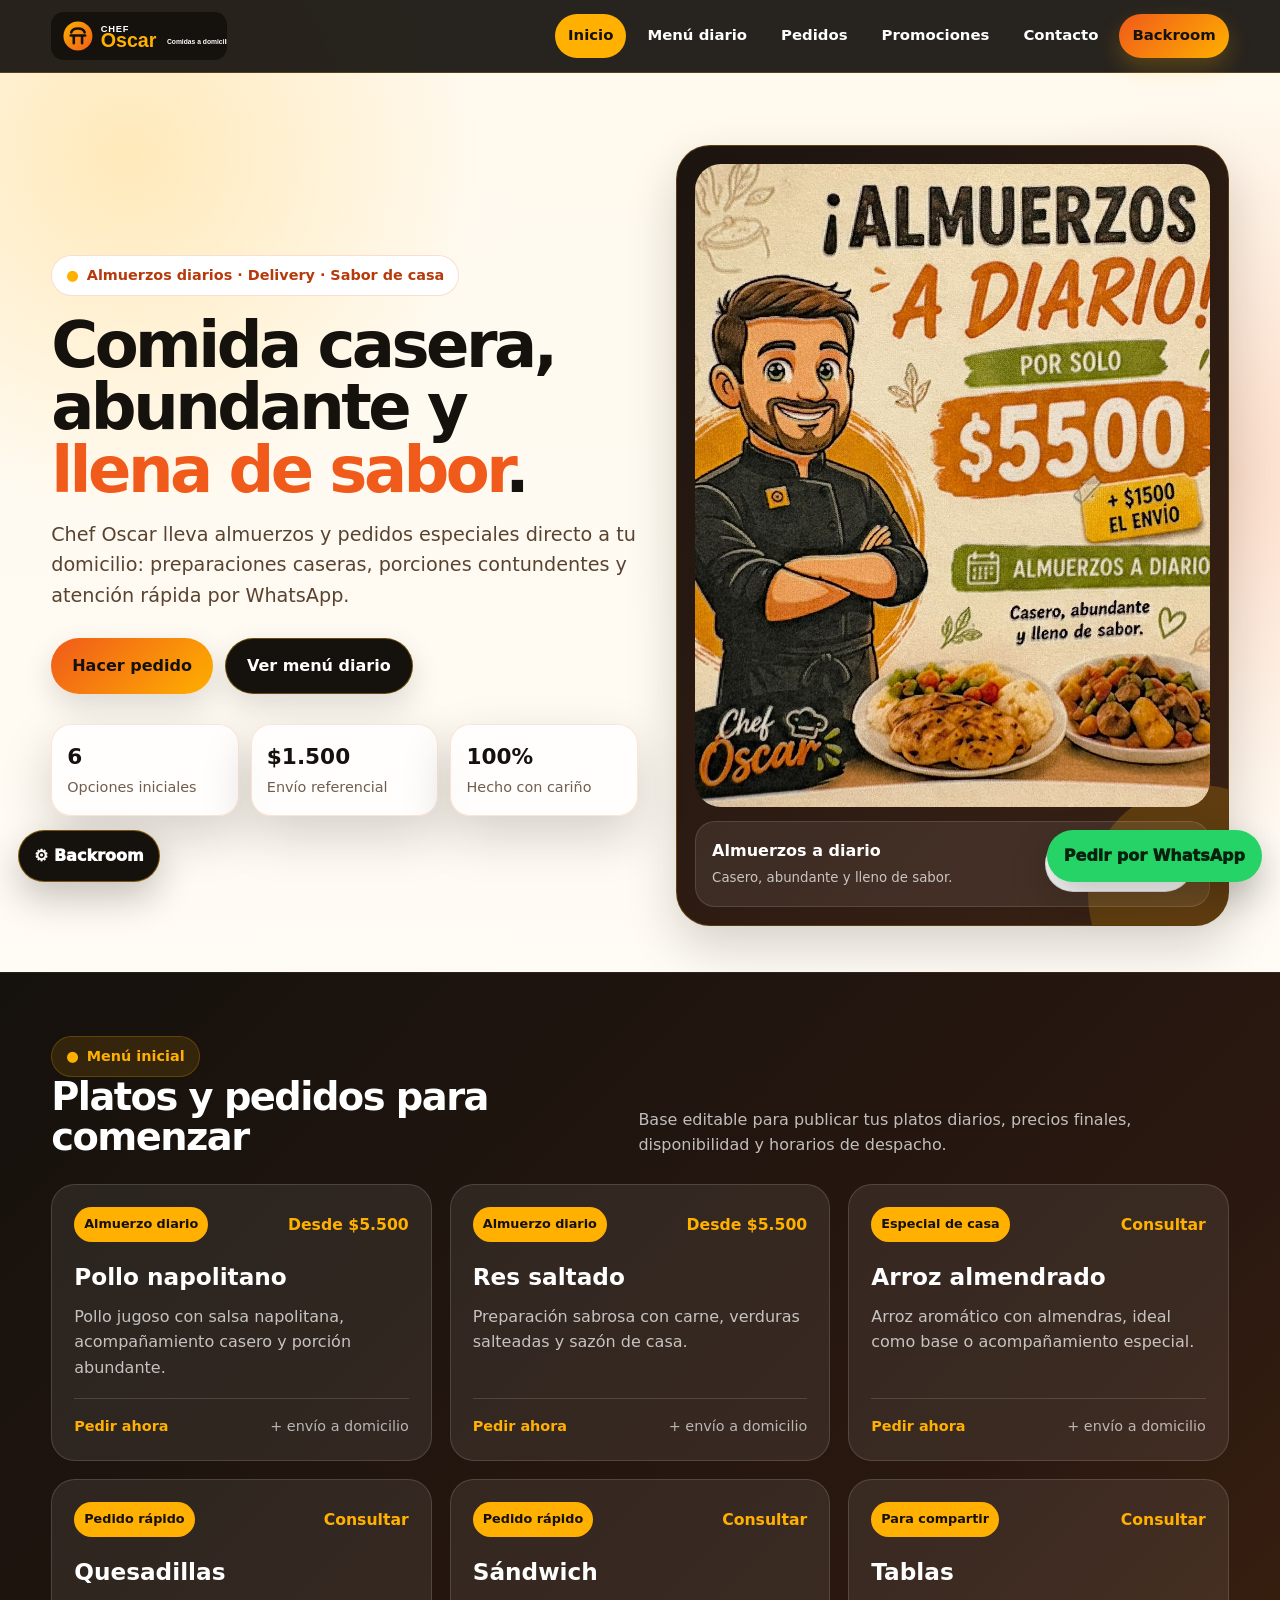
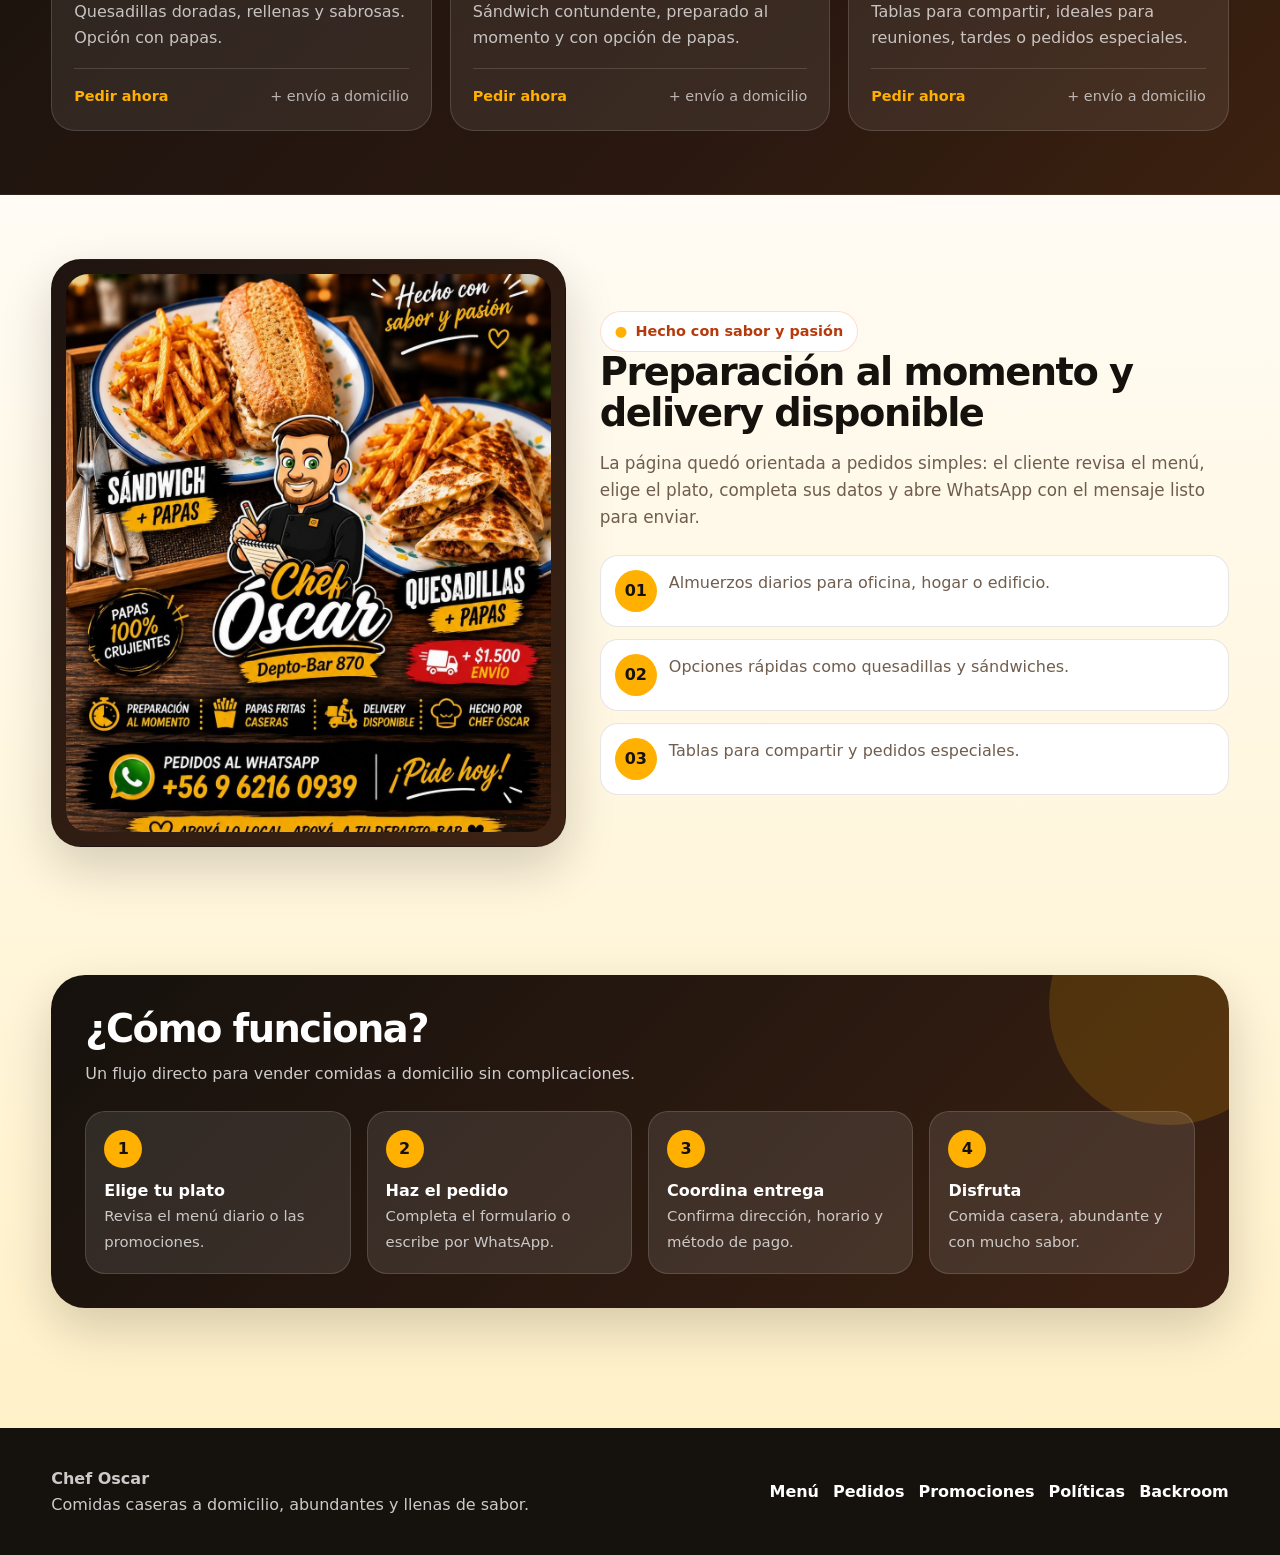
<file: index.html>
<!doctype html>
<html lang="es-CL">
<head>
  <meta charset="utf-8">
  <meta name="viewport" content="width=device-width, initial-scale=1">
  <meta http-equiv="Cache-Control" content="no-cache, no-store, must-revalidate">
  <meta http-equiv="Pragma" content="no-cache">
  <meta http-equiv="Expires" content="0">
  <title>Chef Oscar | Comidas caseras a domicilio</title>
  <meta name="description" content="Comidas caseras a domicilio, abundantes y llenas de sabor. Almuerzos diarios, quesadillas, sándwiches, tablas y pedidos por WhatsApp.">
  <meta name="theme-color" content="#15110d">
  <link rel="icon" href="assets/logo.svg" type="image/svg+xml">
  <link rel="stylesheet" href="assets/styles.css?v=backroom-acceso-20260623-3">
</head>
<body>
<header class="topbar">
  <div class="container nav">
    <a class="logo" href="index.html" class="active" aria-label="Ir al inicio"><img src="assets/logo.svg" alt="Chef Oscar"></a>
    <button class="nav-toggle" type="button" aria-label="Abrir menú" data-menu-toggle>Menú</button>
    <nav class="menu" aria-label="Navegación principal" data-menu>
      <a href="index.html" class="active">Inicio</a>
      <a href="menu.html">Menú diario</a>
      <a href="pedidos.html">Pedidos</a>
      <a href="promociones.html">Promociones</a>
      <a href="contacto.html">Contacto</a>
      <a href="backroom.html" class="admin-access">Backroom</a>
    </nav>
  </div>
</header>
<main>
  <section class="hero">
    <div class="container hero-grid">
      <div class="hero-copy">
        <span class="eyebrow">Almuerzos diarios · Delivery · Sabor de casa</span>
        <h1>Comida casera, abundante y <span>llena de sabor</span>.</h1>
        <p class="lead">Chef Oscar lleva almuerzos y pedidos especiales directo a tu domicilio: preparaciones caseras, porciones contundentes y atención rápida por WhatsApp.</p>
        <div class="hero-actions">
          <a class="btn btn-primary" href="pedidos.html">Hacer pedido</a>
          <a class="btn btn-soft" href="menu.html">Ver menú diario</a>
        </div>
        <div class="mini-stats">
          <div class="stat"><strong>6</strong><span>Opciones iniciales</span></div>
          <div class="stat"><strong>$1.500</strong><span>Envío referencial</span></div>
          <div class="stat"><strong>100%</strong><span>Hecho con cariño</span></div>
        </div>
      </div>
      <aside class="hero-card">
        <img src="assets/img/almuerzos-diarios.jpg" alt="Promoción de almuerzos diarios Chef Oscar" loading="eager">
        <div class="card-caption"><div><b>Almuerzos a diario</b><br><small>Casero, abundante y lleno de sabor.</small></div><a class="btn btn-outline" href="promociones.html">Ver promos</a></div>
      </aside>
    </div>
  </section>

  <section class="section section-dark">
    <div class="container">
      <div class="section-title light">
        <div><span class="eyebrow dark">Menú inicial</span><h2>Platos y pedidos para comenzar</h2></div>
        <p>Base editable para publicar tus platos diarios, precios finales, disponibilidad y horarios de despacho.</p>
      </div>
      <div class="grid grid-3"><article class="food-card">
  <div class="food-top"><span>Almuerzo diario</span><strong>Desde $5.500</strong></div>
  <h3>Pollo napolitano</h3>
  <p>Pollo jugoso con salsa napolitana, acompañamiento casero y porción abundante.</p>
  <div class="food-actions"><a class="mini-link" href="pedidos.html">Pedir ahora</a><span>+ envío a domicilio</span></div>
</article>
<article class="food-card">
  <div class="food-top"><span>Almuerzo diario</span><strong>Desde $5.500</strong></div>
  <h3>Res saltado</h3>
  <p>Preparación sabrosa con carne, verduras salteadas y sazón de casa.</p>
  <div class="food-actions"><a class="mini-link" href="pedidos.html">Pedir ahora</a><span>+ envío a domicilio</span></div>
</article>
<article class="food-card">
  <div class="food-top"><span>Especial de casa</span><strong>Consultar</strong></div>
  <h3>Arroz almendrado</h3>
  <p>Arroz aromático con almendras, ideal como base o acompañamiento especial.</p>
  <div class="food-actions"><a class="mini-link" href="pedidos.html">Pedir ahora</a><span>+ envío a domicilio</span></div>
</article>
<article class="food-card">
  <div class="food-top"><span>Pedido rápido</span><strong>Consultar</strong></div>
  <h3>Quesadillas</h3>
  <p>Quesadillas doradas, rellenas y sabrosas. Opción con papas.</p>
  <div class="food-actions"><a class="mini-link" href="pedidos.html">Pedir ahora</a><span>+ envío a domicilio</span></div>
</article>
<article class="food-card">
  <div class="food-top"><span>Pedido rápido</span><strong>Consultar</strong></div>
  <h3>Sándwich</h3>
  <p>Sándwich contundente, preparado al momento y con opción de papas.</p>
  <div class="food-actions"><a class="mini-link" href="pedidos.html">Pedir ahora</a><span>+ envío a domicilio</span></div>
</article>
<article class="food-card">
  <div class="food-top"><span>Para compartir</span><strong>Consultar</strong></div>
  <h3>Tablas</h3>
  <p>Tablas para compartir, ideales para reuniones, tardes o pedidos especiales.</p>
  <div class="food-actions"><a class="mini-link" href="pedidos.html">Pedir ahora</a><span>+ envío a domicilio</span></div>
</article></div>
    </div>
  </section>

  <section class="section">
    <div class="container feature-grid">
      <div class="promo-card image-promo">
        <img src="assets/img/sandwich-quesadillas.jpg" alt="Promoción de sándwich, quesadillas y papas Chef Oscar" loading="lazy">
      </div>
      <div class="feature-copy">
        <span class="eyebrow">Hecho con sabor y pasión</span>
        <h2>Preparación al momento y delivery disponible</h2>
        <p>La página quedó orientada a pedidos simples: el cliente revisa el menú, elige el plato, completa sus datos y abre WhatsApp con el mensaje listo para enviar.</p>
        <div class="benefit-list">
          <div><b>01</b><span>Almuerzos diarios para oficina, hogar o edificio.</span></div>
          <div><b>02</b><span>Opciones rápidas como quesadillas y sándwiches.</span></div>
          <div><b>03</b><span>Tablas para compartir y pedidos especiales.</span></div>
        </div>
      </div>
    </div>
  </section>

  <section class="section">
    <div class="container wide-band">
      <h2>¿Cómo funciona?</h2>
      <p>Un flujo directo para vender comidas a domicilio sin complicaciones.</p>
      <div class="steps">
        <div class="step"><b>1</b><strong>Elige tu plato</strong><span>Revisa el menú diario o las promociones.</span></div>
        <div class="step"><b>2</b><strong>Haz el pedido</strong><span>Completa el formulario o escribe por WhatsApp.</span></div>
        <div class="step"><b>3</b><strong>Coordina entrega</strong><span>Confirma dirección, horario y método de pago.</span></div>
        <div class="step"><b>4</b><strong>Disfruta</strong><span>Comida casera, abundante y con mucho sabor.</span></div>
      </div>
    </div>
  </section>
</main>
<a class="floating-admin" href="backroom.html" aria-label="Abrir backroom de administración">⚙ Backroom</a>
<a class="floating-whatsapp" href="https://wa.me/56962160939?text=Hola%2C%20quiero%20hacer%20un%20pedido%20de%20comida%20a%20domicilio" target="_blank" rel="noreferrer">Pedir por WhatsApp</a>
<footer class="footer">
  <div class="container footer-grid">
    <div>
      <strong>Chef Oscar</strong><br>
      Comidas caseras a domicilio, abundantes y llenas de sabor.
    </div>
    <div class="footer-links">
      <a href="menu.html">Menú</a>
      <a href="pedidos.html">Pedidos</a>
      <a href="promociones.html">Promociones</a>
      <a href="politicas.html">Políticas</a>
      <a href="backroom.html">Backroom</a>
    </div>
  </div>
</footer>
<script src="assets/script.js?v=backroom-acceso-20260623-3"></script>
</body>
</html>
</file>
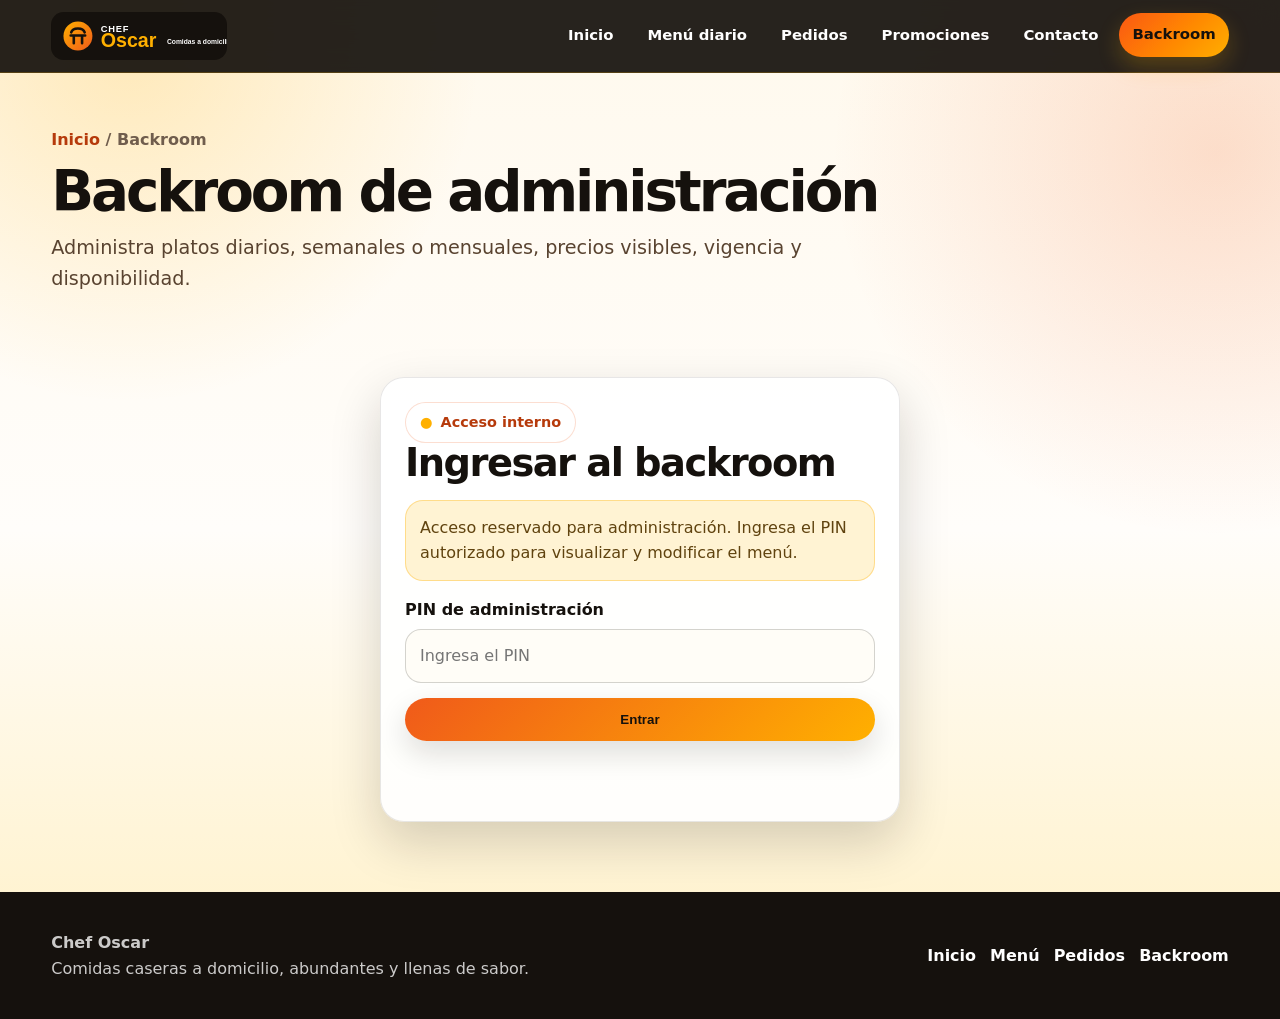
<file: backroom.html>
<!doctype html>
<html lang="es-CL">
<head>
  <meta charset="utf-8">
  <meta name="viewport" content="width=device-width, initial-scale=1">
  <meta http-equiv="Cache-Control" content="no-cache, no-store, must-revalidate">
  <meta http-equiv="Pragma" content="no-cache">
  <meta http-equiv="Expires" content="0">
  <title>Backroom | Chef Oscar</title>
  <meta name="description" content="Backroom de administración para modificar el menú de Chef Oscar.">
  <meta name="robots" content="noindex, nofollow">
  <meta name="theme-color" content="#15110d">
  <link rel="icon" href="assets/logo.svg" type="image/svg+xml">
  <link rel="stylesheet" href="assets/styles.css?v=backroom-seguro-20260623-4">
</head>
<body class="backroom-page">
<header class="topbar">
  <div class="container nav">
    <a class="logo" href="index.html" aria-label="Ir al inicio"><img src="assets/logo.svg" alt="Chef Oscar"></a>
    <button class="nav-toggle" type="button" aria-label="Abrir menú" data-menu-toggle>Menú</button>
    <nav class="menu" aria-label="Navegación principal" data-menu>
      <a href="index.html">Inicio</a>
      <a href="menu.html">Menú diario</a>
      <a href="pedidos.html">Pedidos</a>
      <a href="promociones.html">Promociones</a>
      <a href="contacto.html">Contacto</a>
      <a href="backroom.html" class="active admin-access">Backroom</a>
    </nav>
  </div>
</header>
<main>
  <section class="page-header"><div class="container"><div class="breadcrumb"><a href="index.html">Inicio</a> / Backroom</div><h1>Backroom de administración</h1><p class="lead">Administra platos diarios, semanales o mensuales, precios visibles, vigencia y disponibilidad.</p></div></section>
  <section class="admin-shell"><div class="container">
    <div class="admin-card admin-lock" id="adminLock">
      <span class="eyebrow">Acceso interno</span>
      <h2>Ingresar al backroom</h2>
      <p class="backroom-note">Acceso reservado para administración. Ingresa el PIN autorizado para visualizar y modificar el menú.</p>
      <div class="field"><label for="adminPin">PIN de administración</label><input id="adminPin" type="password" placeholder="Ingresa el PIN"></div>
      <button class="btn btn-primary full" type="button" id="unlockAdmin">Entrar</button>
      <p class="admin-message" id="adminLockMessage"></p>
    </div>

    <div class="admin-panel" id="adminPanel" hidden style="display:none">
      <div class="admin-toolbar">
        <div><span class="eyebrow">Panel activo</span><h2>Gestión del menú</h2></div>
        <div class="admin-actions-main">
          <button class="btn btn-outline" type="button" id="exportMenu">Exportar JSON</button>
          <label class="btn btn-outline import-label">Importar JSON<input id="importMenu" type="file" accept="application/json" hidden></label>
          <button class="btn btn-soft" type="button" id="resetMenu">Restaurar inicial</button>
          <button class="btn btn-soft" type="button" id="logoutAdmin">Salir</button>
        </div>
      </div>
      <p class="admin-message" id="adminPanelMessage"></p>
      <p class="backroom-note"><strong>Funcionamiento:</strong> al marcar un plato como disponible o no disponible, el menú y el formulario de pedidos se actualizan en tiempo real en las pestañas abiertas del mismo navegador. Para actualización pública en todos los celulares/clientes se requiere conectar una base de datos o backend.</p>

      <div class="admin-grid">
        <form class="admin-card" id="dishForm">
          <h2 id="formTitle">Agregar nuevo plato</h2>
          <input type="hidden" name="id">
          <div class="field"><label for="name">Nombre del plato</label><input id="name" name="name" type="text" placeholder="Ej: Pollo napolitano"></div>
          <div class="field two"><div><label for="category">Categoría</label><input id="category" name="category" type="text" value="Almuerzo diario" placeholder="Almuerzo diario"></div><div><label for="period">Tipo de menú</label><select id="period" name="period"><option value="diario">Diario</option><option value="semanal">Semanal</option><option value="mensual">Mensual</option><option value="especial">Especial</option></select></div></div>
          <div class="field two"><div><label for="price">Precio para cálculo</label><input id="price" name="price" type="number" min="0" step="100" placeholder="5500"></div><div><label for="priceLabel">Precio visible</label><input id="priceLabel" name="priceLabel" type="text" placeholder="Desde $5.500 / Consultar"></div></div>
          <div class="field"><label for="day">Día o programación</label><input id="day" name="day" type="text" placeholder="Ej: Lunes, semana 1, pedido especial"></div>
          <div class="field two"><div><label for="validFrom">Disponible desde</label><input id="validFrom" name="validFrom" type="date"></div><div><label for="validTo">Disponible hasta</label><input id="validTo" name="validTo" type="date"></div></div>
          <div class="field"><label for="description">Descripción</label><textarea id="description" name="description" placeholder="Describe la preparación, acompañamientos o condiciones."></textarea></div>
          <div class="switch-row">
            <label class="checkline"><input id="available" name="available" type="checkbox" checked> Disponible ahora</label>
            <label class="checkline"><input id="featured" name="featured" type="checkbox" checked> Mostrar en inicio</label>
          </div>
          <div class="admin-actions-main">
            <button class="btn btn-primary" type="submit" id="saveDish">Agregar plato</button>
            <button class="btn btn-outline" type="button" id="cancelEdit" hidden>Cancelar edición</button>
          </div>
        </form>

        <div class="admin-card admin-table">
          <h2>Platos cargados</h2>
          <p>Usa el botón de disponibilidad para activar o desactivar platos de inmediato.</p>
          <div class="table-wrap"><table><thead><tr><th>Plato</th><th>Precio</th><th>Estado</th><th>Acciones</th></tr></thead><tbody id="adminDishList"></tbody></table></div>
        </div>
      </div>

      <div class="admin-card">
        <h2>Vista previa pública</h2>
        <p>Así se verán los platos publicados en la página de menú.</p>
        <div class="live-preview" id="adminLivePreview"></div>
      </div>
    </div>
  </div></section>
</main>
<footer class="footer">
  <div class="container footer-grid">
    <div>
      <strong>Chef Oscar</strong><br>
      Comidas caseras a domicilio, abundantes y llenas de sabor.
    </div>
    <div class="footer-links">
      <a href="index.html">Inicio</a>
      <a href="menu.html">Menú</a>
      <a href="pedidos.html">Pedidos</a>
      <a href="backroom.html" class="admin-access">Backroom</a>
    </div>
  </div>
</footer>
<script src="assets/script.js?v=backroom-seguro-20260623-4"></script>
</body>
</html>
</file>
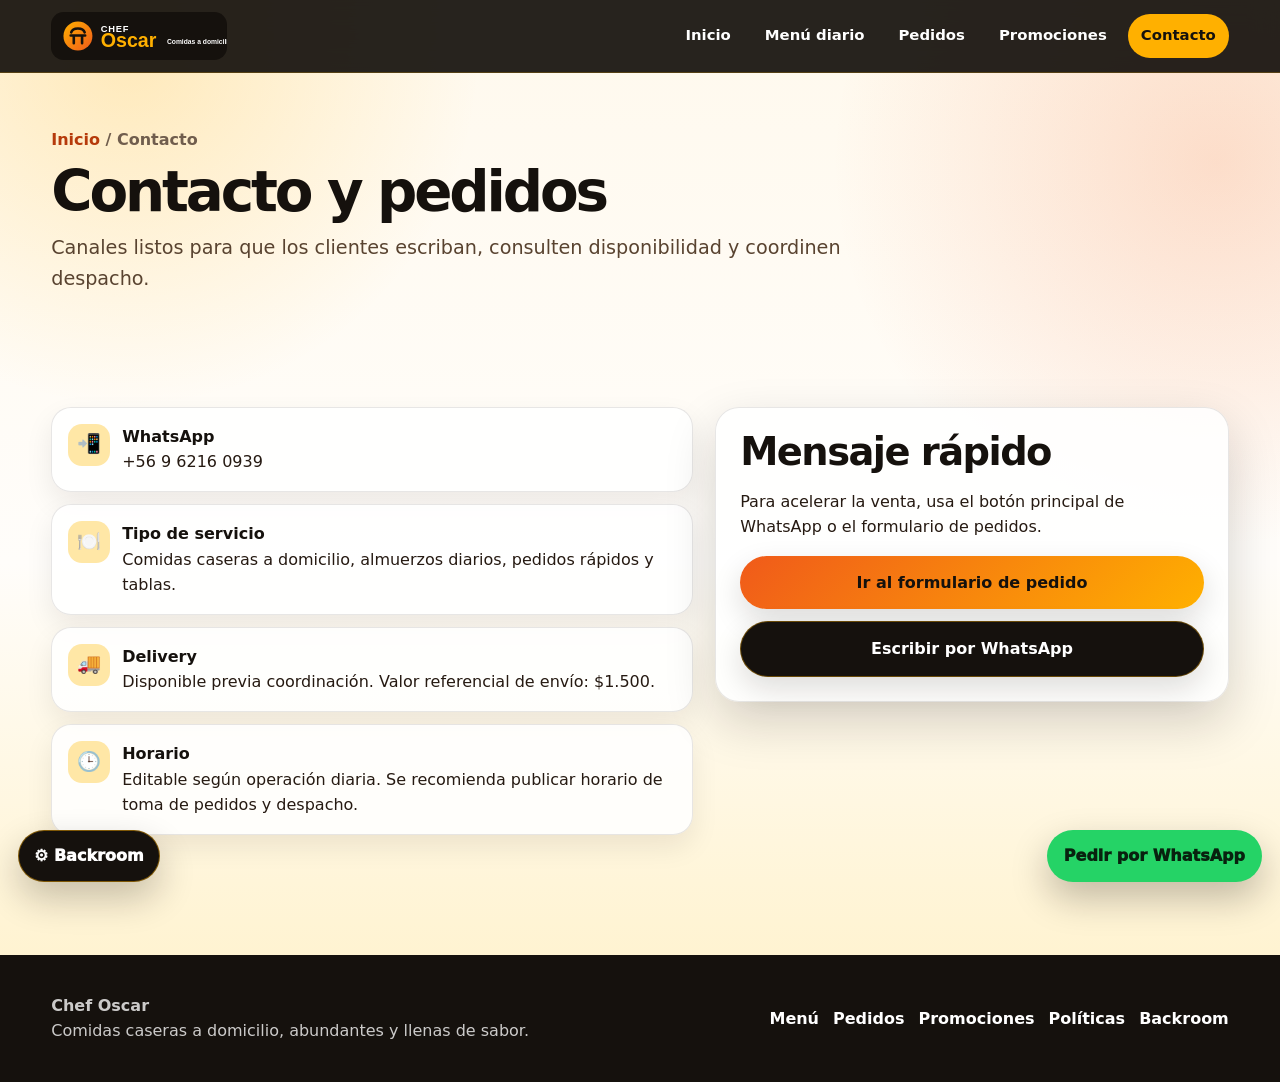
<file: contacto.html>
<!doctype html>
<html lang="es-CL">
<head>
  <meta charset="utf-8">
  <meta name="viewport" content="width=device-width, initial-scale=1">
  <meta http-equiv="Cache-Control" content="no-cache, no-store, must-revalidate">
  <meta http-equiv="Pragma" content="no-cache">
  <meta http-equiv="Expires" content="0">
  <title>Contacto | Chef Oscar</title>
  <meta name="description" content="Contacto de Chef Oscar para pedidos de comida casera a domicilio.">
  <meta name="theme-color" content="#15110d">
  <link rel="icon" href="assets/logo.svg" type="image/svg+xml">
  <link rel="stylesheet" href="assets/styles.css?v=backroom-acceso-20260623-3">
</head>
<body>
<header class="topbar">
  <div class="container nav">
    <a class="logo" href="index.html" aria-label="Ir al inicio"><img src="assets/logo.svg" alt="Chef Oscar"></a>
    <button class="nav-toggle" type="button" aria-label="Abrir menú" data-menu-toggle>Menú</button>
    <nav class="menu" aria-label="Navegación principal" data-menu>
      <a href="index.html">Inicio</a>
      <a href="menu.html">Menú diario</a>
      <a href="pedidos.html">Pedidos</a>
      <a href="promociones.html">Promociones</a>
      <a href="contacto.html" class="active">Contacto</a>
    </nav>
  </div>
</header>
<main>
  <section class="page-header"><div class="container"><div class="breadcrumb"><a href="index.html">Inicio</a> / Contacto</div><h1>Contacto y pedidos</h1><p class="lead">Canales listos para que los clientes escriban, consulten disponibilidad y coordinen despacho.</p></div></section>
  <section class="section"><div class="container form-layout">
    <div class="contact-list">
      <div class="contact-item"><span class="icon">📲</span><div><b>WhatsApp</b><br><a href="https://wa.me/56962160939?text=Hola%2C%20quiero%20hacer%20un%20pedido%20de%20comida%20a%20domicilio" target="_blank" rel="noreferrer">+56 9 6216 0939</a></div></div>
      <div class="contact-item"><span class="icon">🍽️</span><div><b>Tipo de servicio</b><br>Comidas caseras a domicilio, almuerzos diarios, pedidos rápidos y tablas.</div></div>
      <div class="contact-item"><span class="icon">🚚</span><div><b>Delivery</b><br>Disponible previa coordinación. Valor referencial de envío: $1.500.</div></div>
      <div class="contact-item"><span class="icon">🕒</span><div><b>Horario</b><br>Editable según operación diaria. Se recomienda publicar horario de toma de pedidos y despacho.</div></div>
    </div>
    <div class="form-card">
      <h2>Mensaje rápido</h2>
      <p>Para acelerar la venta, usa el botón principal de WhatsApp o el formulario de pedidos.</p>
      <a class="btn btn-primary full" href="pedidos.html">Ir al formulario de pedido</a>
      <a class="btn btn-soft full spaced" href="https://wa.me/56962160939?text=Hola%2C%20quiero%20hacer%20un%20pedido%20de%20comida%20a%20domicilio" target="_blank" rel="noreferrer">Escribir por WhatsApp</a>
    </div>
  </div></section>
</main>
<a class="floating-admin" href="backroom.html" aria-label="Abrir backroom de administración">⚙ Backroom</a>
<a class="floating-whatsapp" href="https://wa.me/56962160939?text=Hola%2C%20quiero%20hacer%20un%20pedido%20de%20comida%20a%20domicilio" target="_blank" rel="noreferrer">Pedir por WhatsApp</a>
<footer class="footer">
  <div class="container footer-grid">
    <div>
      <strong>Chef Oscar</strong><br>
      Comidas caseras a domicilio, abundantes y llenas de sabor.
    </div>
    <div class="footer-links">
      <a href="menu.html">Menú</a>
      <a href="pedidos.html">Pedidos</a>
      <a href="promociones.html">Promociones</a>
      <a href="politicas.html">Políticas</a>
      <a href="backroom.html">Backroom</a>
    </div>
  </div>
</footer>
<script src="assets/script.js?v=backroom-acceso-20260623-3"></script>
</body>
</html>
</file>
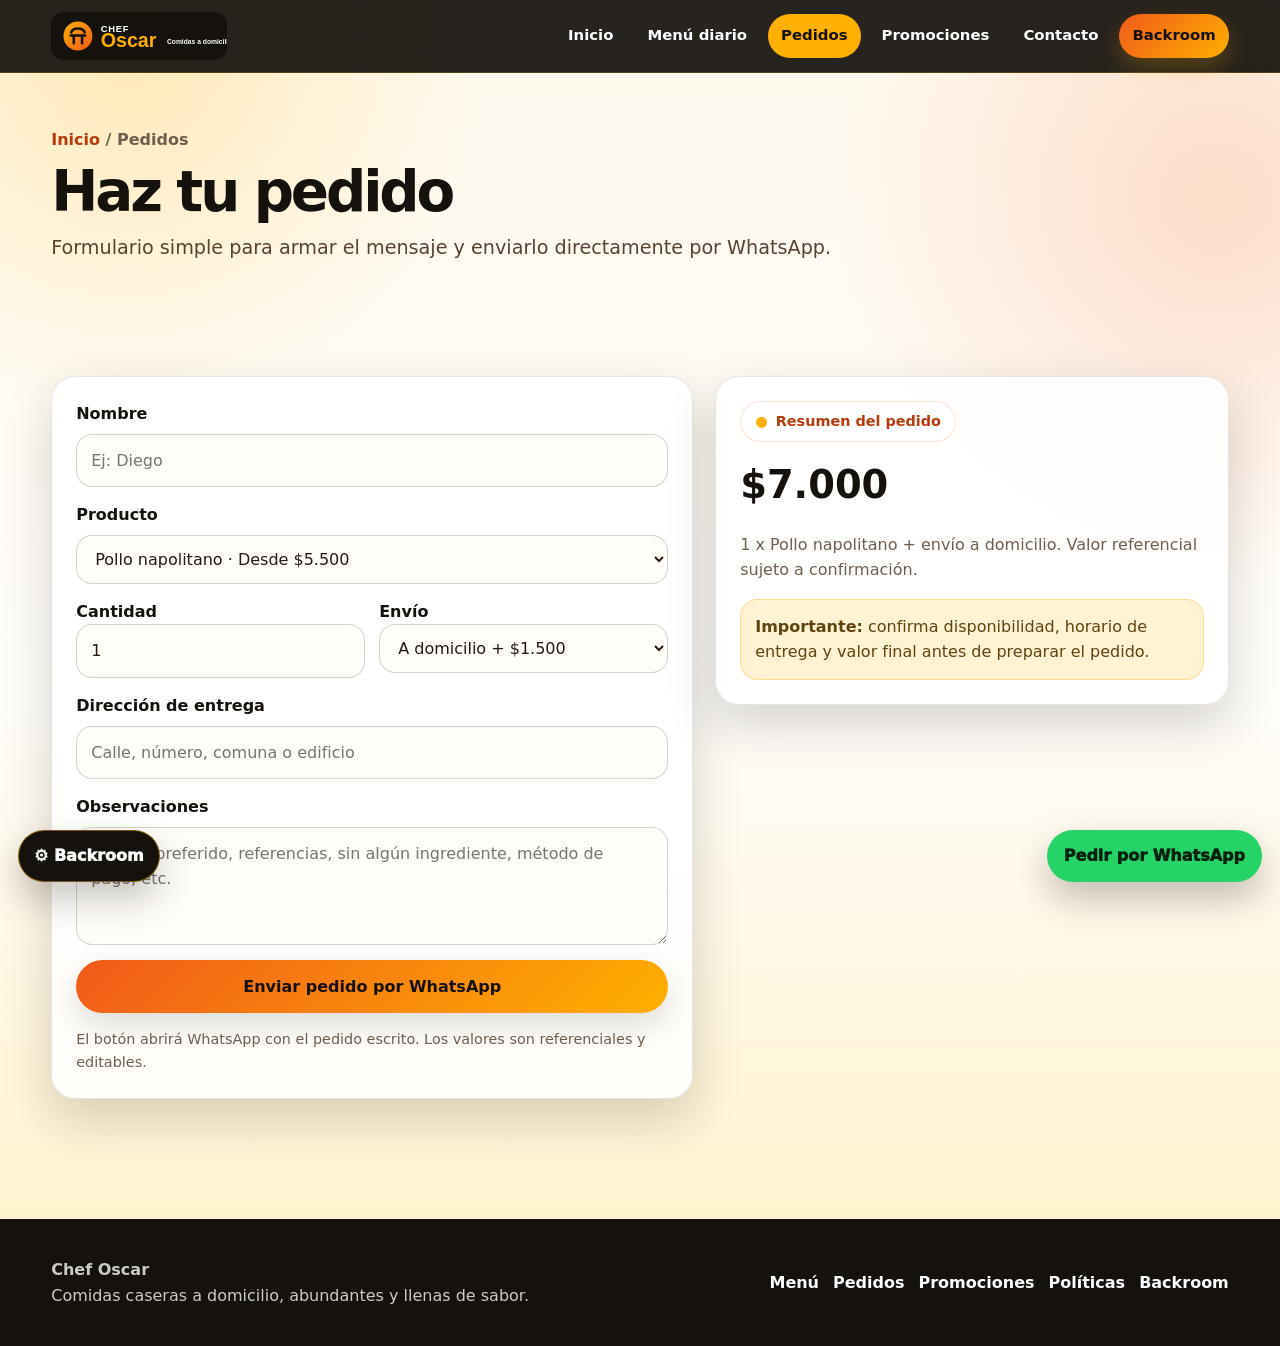
<file: cotizar.html>
<!doctype html><html lang="es-CL"><head><meta charset="utf-8"><meta name="viewport" content="width=device-width, initial-scale=1">
  <meta http-equiv="Cache-Control" content="no-cache, no-store, must-revalidate">
  <meta http-equiv="Pragma" content="no-cache">
  <meta http-equiv="Expires" content="0"><meta http-equiv="refresh" content="0; url=pedidos.html"><title>Pedidos | Chef Oscar</title><link rel="canonical" href="pedidos.html"></head><body><p>Redirigiendo a <a href="pedidos.html">Pedidos</a>...</p><a class="floating-admin" href="backroom.html" aria-label="Abrir backroom de administración">⚙ Backroom</a>
</body></html>
</file>
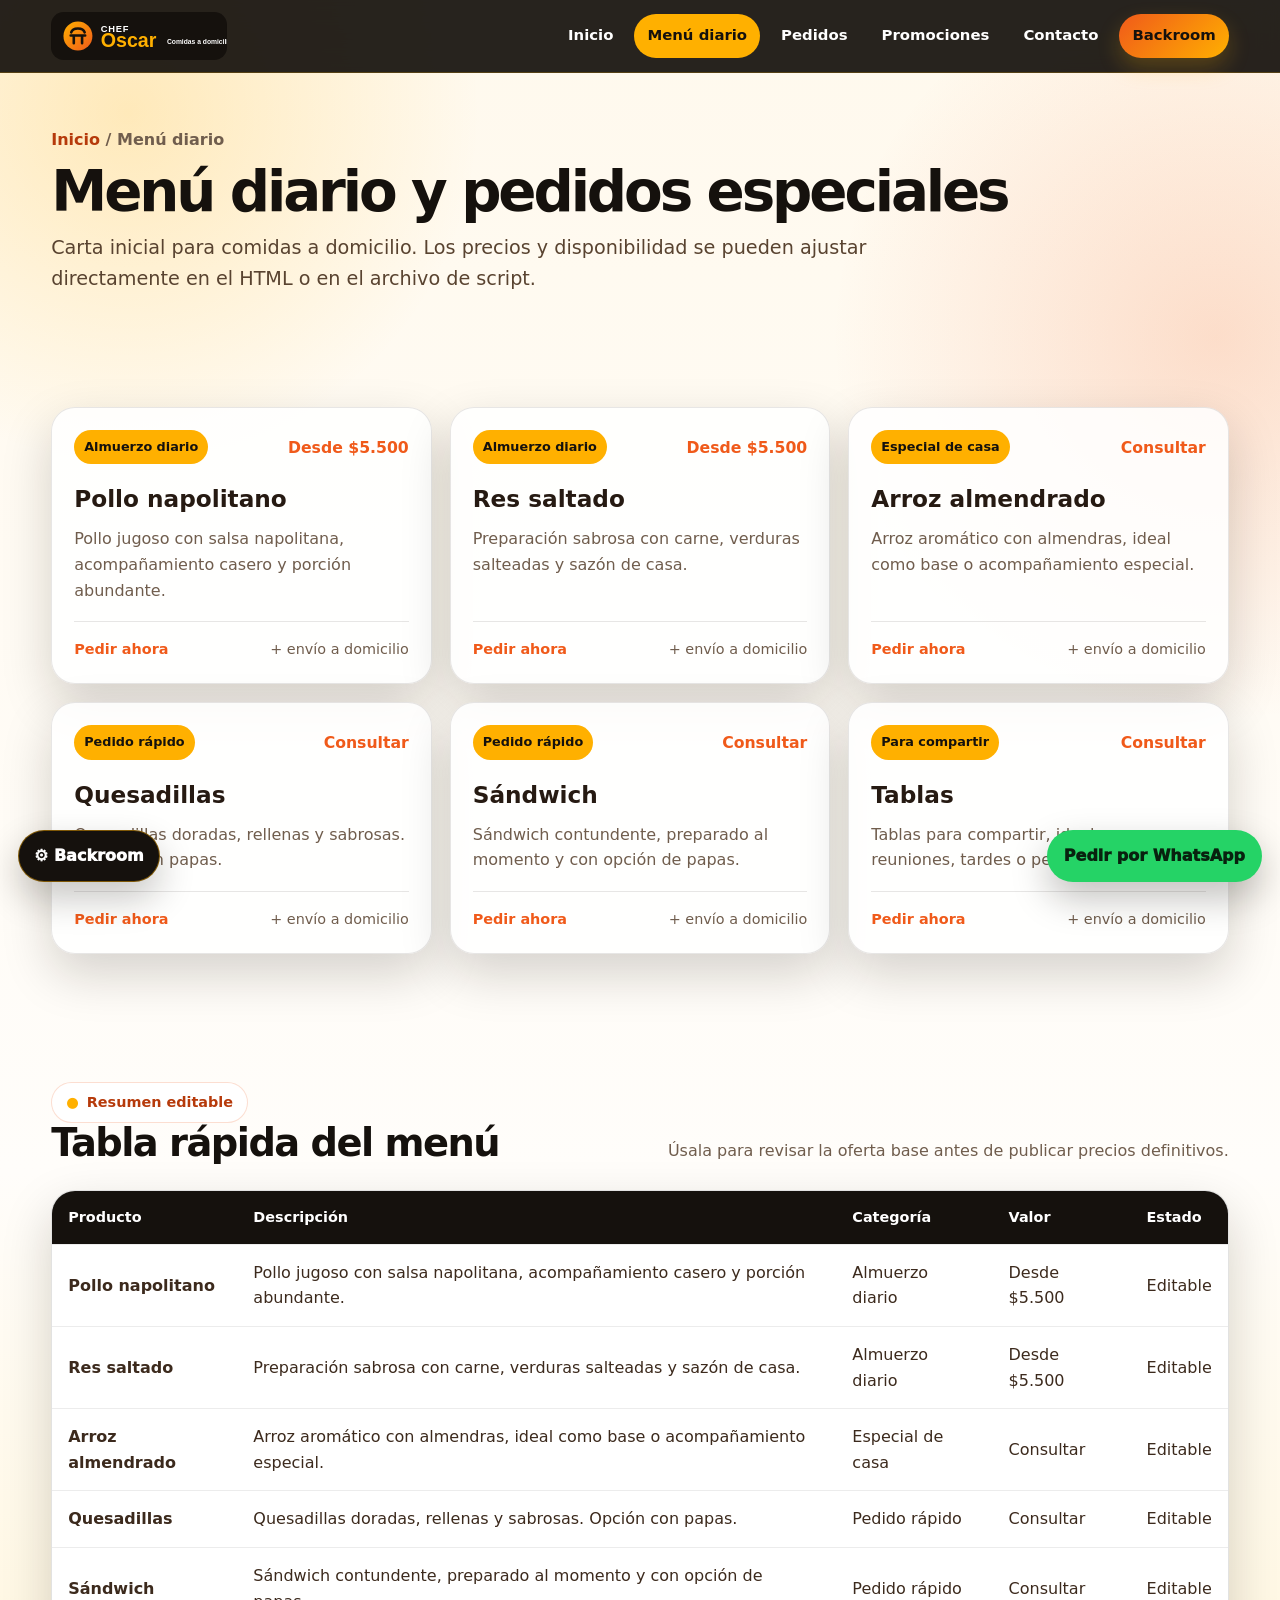
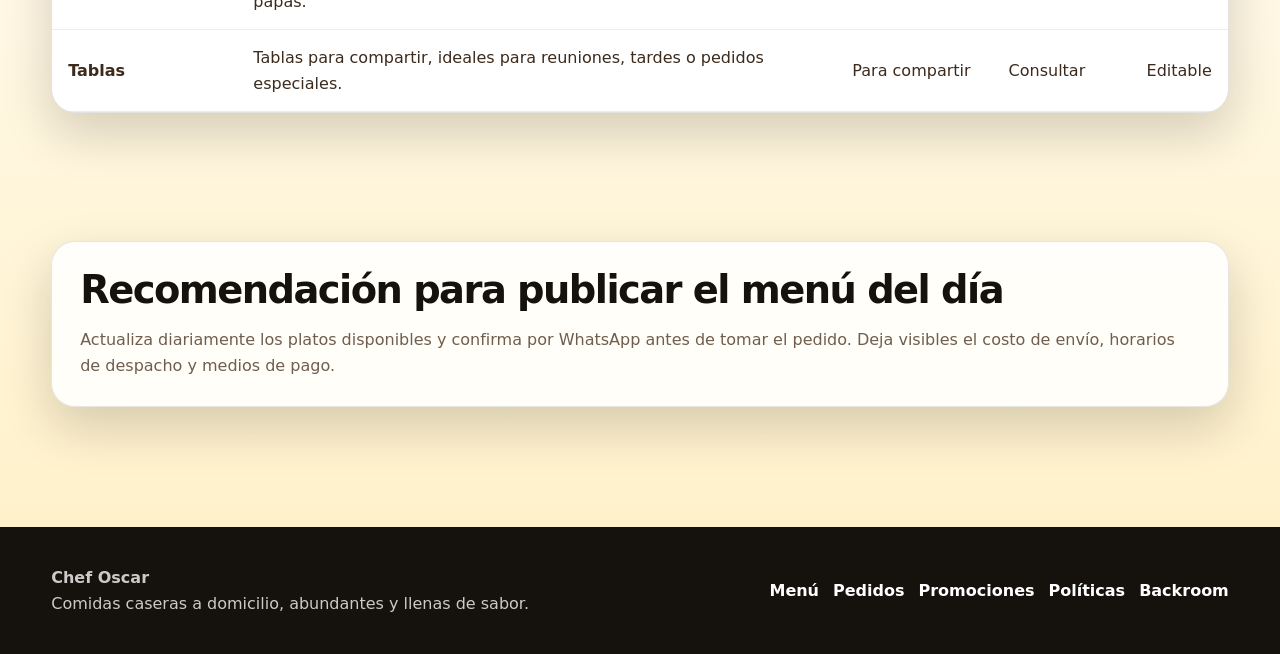
<file: destinos.html>
<!doctype html><html lang="es-CL"><head><meta charset="utf-8"><meta name="viewport" content="width=device-width, initial-scale=1">
  <meta http-equiv="Cache-Control" content="no-cache, no-store, must-revalidate">
  <meta http-equiv="Pragma" content="no-cache">
  <meta http-equiv="Expires" content="0"><meta http-equiv="refresh" content="0; url=menu.html"><title>Menú diario | Chef Oscar</title><link rel="canonical" href="menu.html"></head><body><p>Redirigiendo a <a href="menu.html">Menú diario</a>...</p><a class="floating-admin" href="backroom.html" aria-label="Abrir backroom de administración">⚙ Backroom</a>
</body></html>
</file>
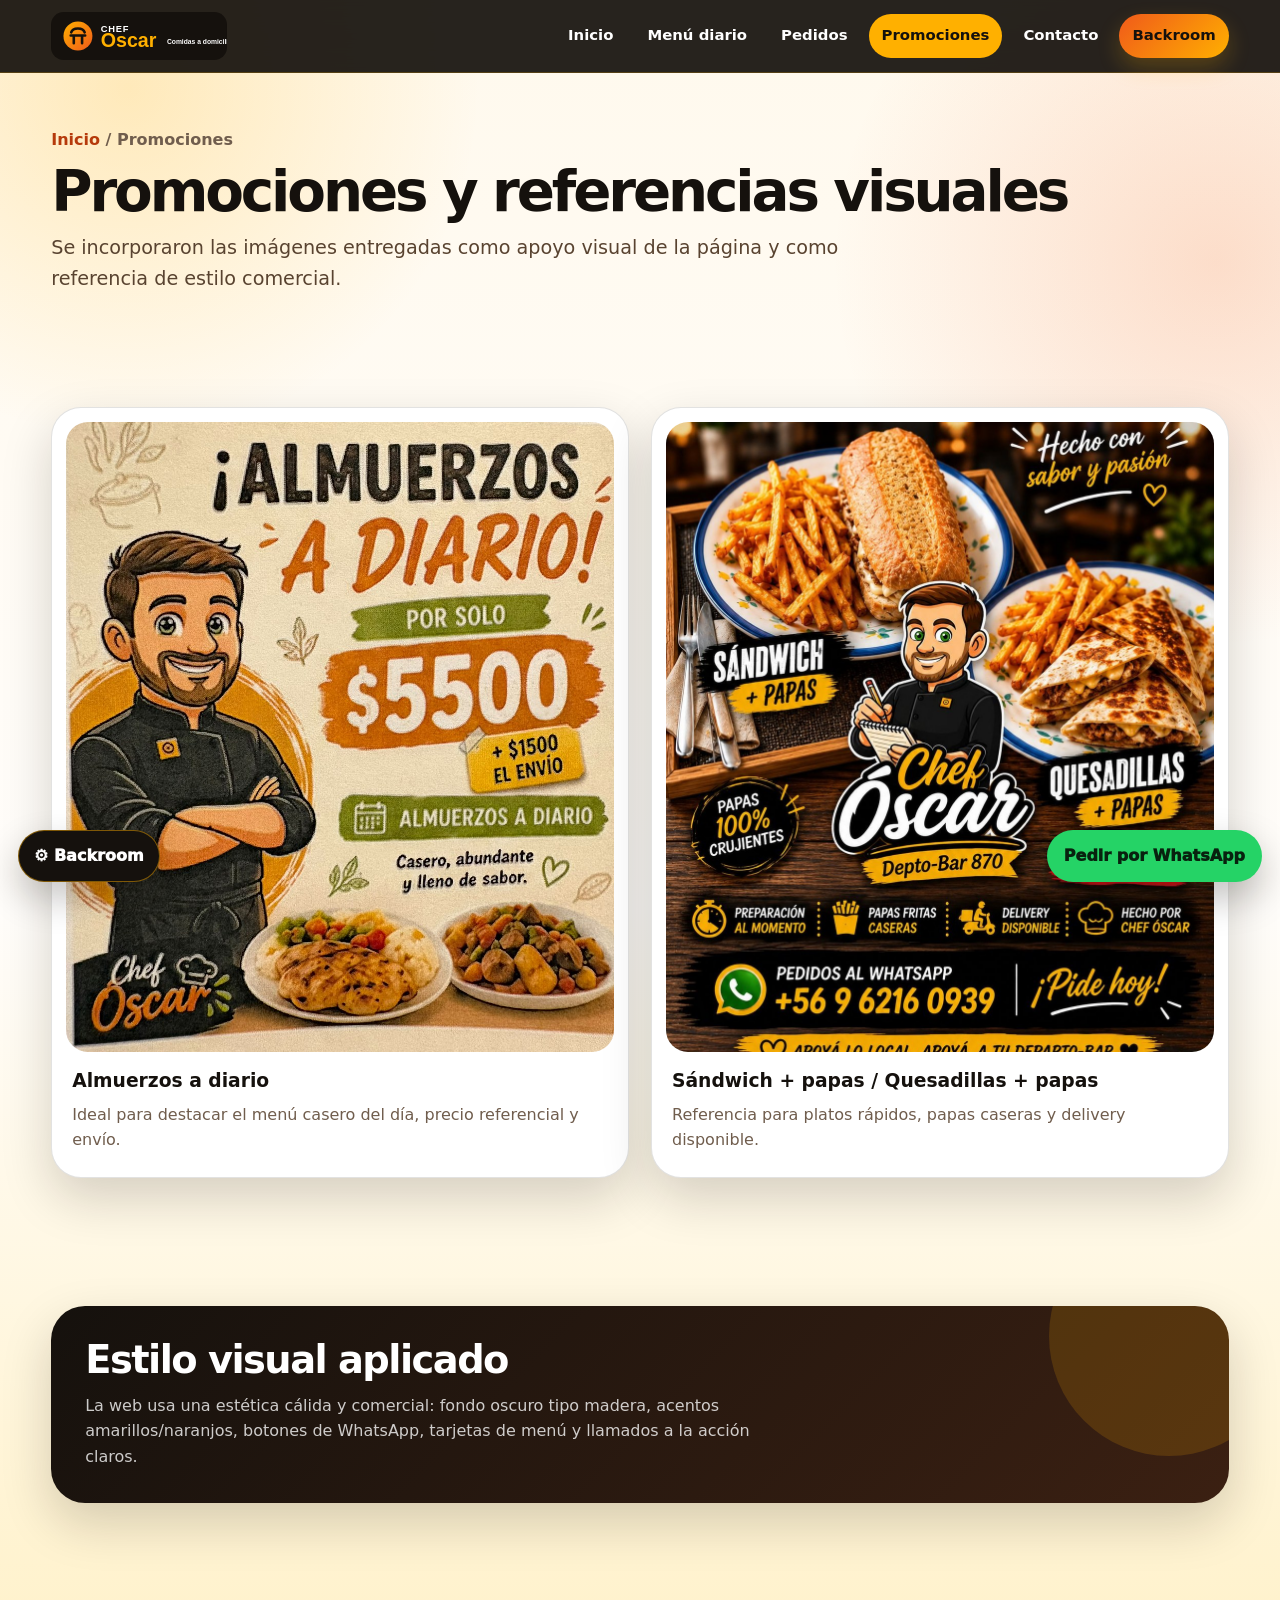
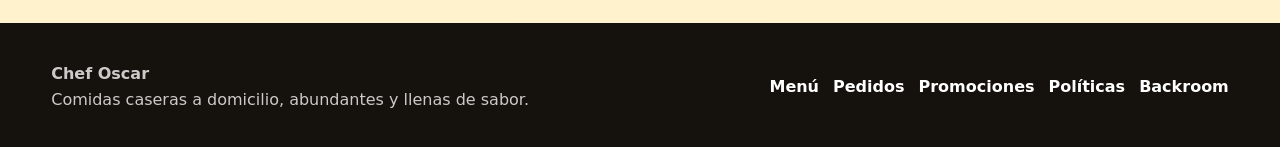
<file: experiencias.html>
<!doctype html><html lang="es-CL"><head><meta charset="utf-8"><meta name="viewport" content="width=device-width, initial-scale=1">
  <meta http-equiv="Cache-Control" content="no-cache, no-store, must-revalidate">
  <meta http-equiv="Pragma" content="no-cache">
  <meta http-equiv="Expires" content="0"><meta http-equiv="refresh" content="0; url=promociones.html"><title>Promociones | Chef Oscar</title><link rel="canonical" href="promociones.html"></head><body><p>Redirigiendo a <a href="promociones.html">Promociones</a>...</p><a class="floating-admin" href="backroom.html" aria-label="Abrir backroom de administración">⚙ Backroom</a>
</body></html>
</file>
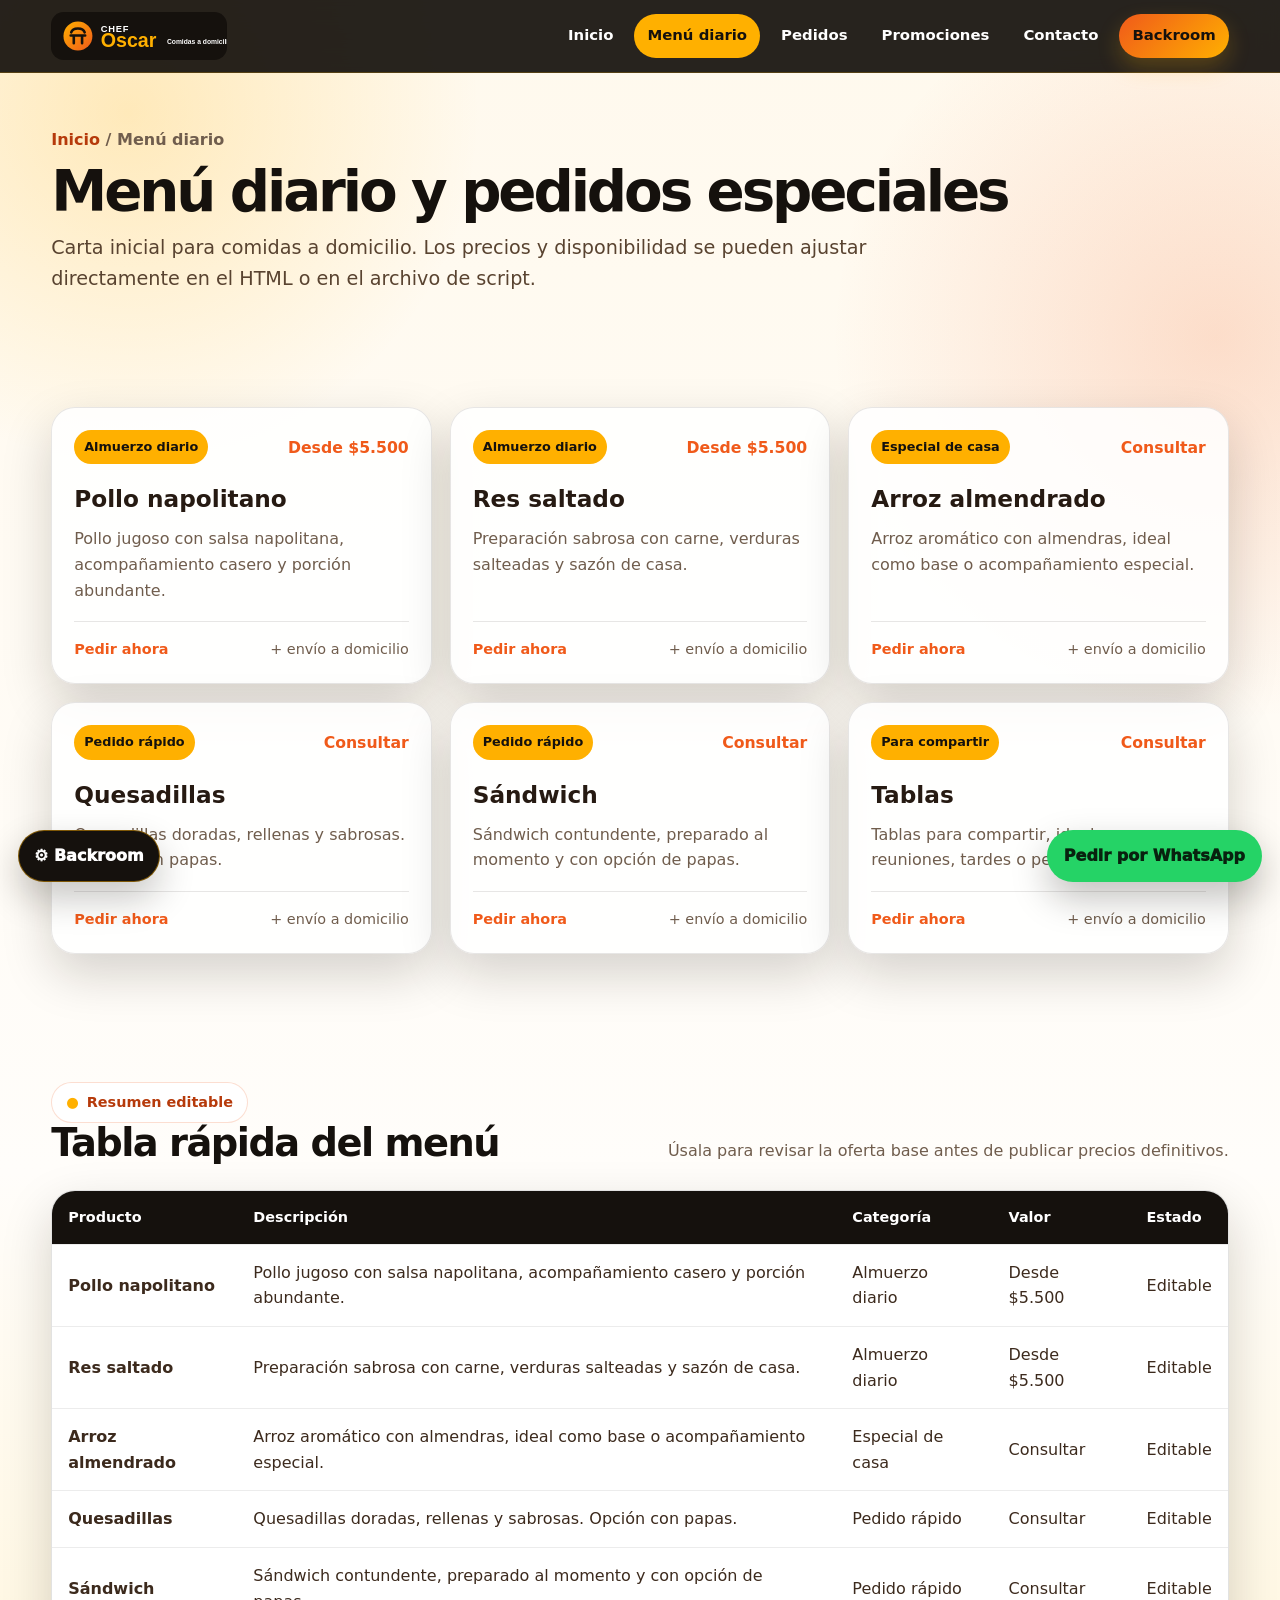
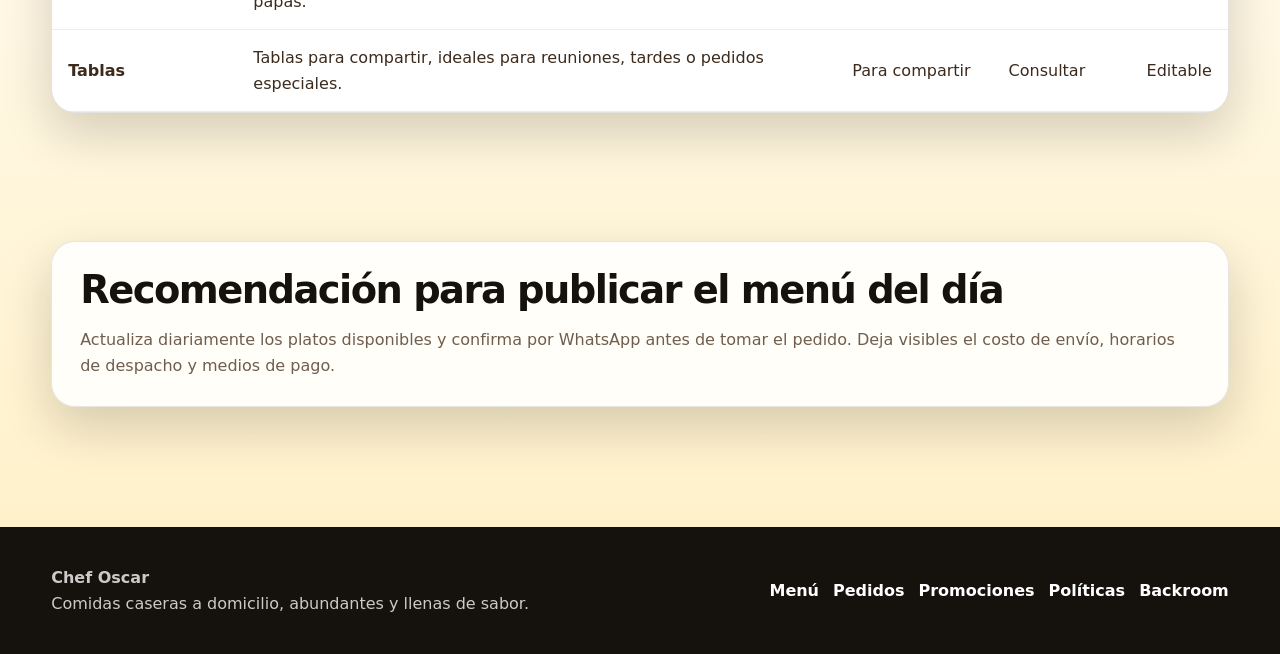
<file: menu.html>
<!doctype html>
<html lang="es-CL">
<head>
  <meta charset="utf-8">
  <meta name="viewport" content="width=device-width, initial-scale=1">
  <meta http-equiv="Cache-Control" content="no-cache, no-store, must-revalidate">
  <meta http-equiv="Pragma" content="no-cache">
  <meta http-equiv="Expires" content="0">
  <title>Menú diario | Chef Oscar</title>
  <meta name="description" content="Menú diario de Chef Oscar: pollo napolitano, res saltado, arroz almendrado, quesadillas, sándwich y tablas.">
  <meta name="theme-color" content="#15110d">
  <link rel="icon" href="assets/logo.svg" type="image/svg+xml">
  <link rel="stylesheet" href="assets/styles.css?v=backroom-acceso-20260623-3">
</head>
<body>
<header class="topbar">
  <div class="container nav">
    <a class="logo" href="index.html" aria-label="Ir al inicio"><img src="assets/logo.svg" alt="Chef Oscar"></a>
    <button class="nav-toggle" type="button" aria-label="Abrir menú" data-menu-toggle>Menú</button>
    <nav class="menu" aria-label="Navegación principal" data-menu>
      <a href="index.html">Inicio</a>
      <a href="menu.html" class="active">Menú diario</a>
      <a href="pedidos.html">Pedidos</a>
      <a href="promociones.html">Promociones</a>
      <a href="contacto.html">Contacto</a>
      <a href="backroom.html" class="admin-access">Backroom</a>
    </nav>
  </div>
</header>
<main>
  <section class="page-header"><div class="container"><div class="breadcrumb"><a href="index.html">Inicio</a> / Menú diario</div><h1>Menú diario y pedidos especiales</h1><p class="lead">Carta inicial para comidas a domicilio. Los precios y disponibilidad se pueden ajustar directamente en el HTML o en el archivo de script.</p></div></section>
  <section class="section"><div class="container"><div class="grid grid-3"><article class="food-card">
  <div class="food-top"><span>Almuerzo diario</span><strong>Desde $5.500</strong></div>
  <h3>Pollo napolitano</h3>
  <p>Pollo jugoso con salsa napolitana, acompañamiento casero y porción abundante.</p>
  <div class="food-actions"><a class="mini-link" href="pedidos.html">Pedir ahora</a><span>+ envío a domicilio</span></div>
</article>
<article class="food-card">
  <div class="food-top"><span>Almuerzo diario</span><strong>Desde $5.500</strong></div>
  <h3>Res saltado</h3>
  <p>Preparación sabrosa con carne, verduras salteadas y sazón de casa.</p>
  <div class="food-actions"><a class="mini-link" href="pedidos.html">Pedir ahora</a><span>+ envío a domicilio</span></div>
</article>
<article class="food-card">
  <div class="food-top"><span>Especial de casa</span><strong>Consultar</strong></div>
  <h3>Arroz almendrado</h3>
  <p>Arroz aromático con almendras, ideal como base o acompañamiento especial.</p>
  <div class="food-actions"><a class="mini-link" href="pedidos.html">Pedir ahora</a><span>+ envío a domicilio</span></div>
</article>
<article class="food-card">
  <div class="food-top"><span>Pedido rápido</span><strong>Consultar</strong></div>
  <h3>Quesadillas</h3>
  <p>Quesadillas doradas, rellenas y sabrosas. Opción con papas.</p>
  <div class="food-actions"><a class="mini-link" href="pedidos.html">Pedir ahora</a><span>+ envío a domicilio</span></div>
</article>
<article class="food-card">
  <div class="food-top"><span>Pedido rápido</span><strong>Consultar</strong></div>
  <h3>Sándwich</h3>
  <p>Sándwich contundente, preparado al momento y con opción de papas.</p>
  <div class="food-actions"><a class="mini-link" href="pedidos.html">Pedir ahora</a><span>+ envío a domicilio</span></div>
</article>
<article class="food-card">
  <div class="food-top"><span>Para compartir</span><strong>Consultar</strong></div>
  <h3>Tablas</h3>
  <p>Tablas para compartir, ideales para reuniones, tardes o pedidos especiales.</p>
  <div class="food-actions"><a class="mini-link" href="pedidos.html">Pedir ahora</a><span>+ envío a domicilio</span></div>
</article></div></div></section>
  <section class="section"><div class="container"><div class="section-title"><div><span class="eyebrow">Resumen editable</span><h2>Tabla rápida del menú</h2></div><p>Úsala para revisar la oferta base antes de publicar precios definitivos.</p></div><div class="table-wrap"><table><thead><tr><th>Producto</th><th>Descripción</th><th>Categoría</th><th>Valor</th><th>Estado</th></tr></thead><tbody><tr><td><strong>Pollo napolitano</strong></td><td>Pollo jugoso con salsa napolitana, acompañamiento casero y porción abundante.</td><td>Almuerzo diario</td><td>Desde $5.500</td><td>Editable</td></tr>
<tr><td><strong>Res saltado</strong></td><td>Preparación sabrosa con carne, verduras salteadas y sazón de casa.</td><td>Almuerzo diario</td><td>Desde $5.500</td><td>Editable</td></tr>
<tr><td><strong>Arroz almendrado</strong></td><td>Arroz aromático con almendras, ideal como base o acompañamiento especial.</td><td>Especial de casa</td><td>Consultar</td><td>Editable</td></tr>
<tr><td><strong>Quesadillas</strong></td><td>Quesadillas doradas, rellenas y sabrosas. Opción con papas.</td><td>Pedido rápido</td><td>Consultar</td><td>Editable</td></tr>
<tr><td><strong>Sándwich</strong></td><td>Sándwich contundente, preparado al momento y con opción de papas.</td><td>Pedido rápido</td><td>Consultar</td><td>Editable</td></tr>
<tr><td><strong>Tablas</strong></td><td>Tablas para compartir, ideales para reuniones, tardes o pedidos especiales.</td><td>Para compartir</td><td>Consultar</td><td>Editable</td></tr></tbody></table></div></div></section>
  <section class="section"><div class="container note-card"><h2>Recomendación para publicar el menú del día</h2><p>Actualiza diariamente los platos disponibles y confirma por WhatsApp antes de tomar el pedido. Deja visibles el costo de envío, horarios de despacho y medios de pago.</p></div></section>
</main>
<a class="floating-admin" href="backroom.html" aria-label="Abrir backroom de administración">⚙ Backroom</a>
<a class="floating-whatsapp" href="https://wa.me/56962160939?text=Hola%2C%20quiero%20hacer%20un%20pedido%20de%20comida%20a%20domicilio" target="_blank" rel="noreferrer">Pedir por WhatsApp</a>
<footer class="footer">
  <div class="container footer-grid">
    <div>
      <strong>Chef Oscar</strong><br>
      Comidas caseras a domicilio, abundantes y llenas de sabor.
    </div>
    <div class="footer-links">
      <a href="menu.html">Menú</a>
      <a href="pedidos.html">Pedidos</a>
      <a href="promociones.html">Promociones</a>
      <a href="politicas.html">Políticas</a>
      <a href="backroom.html">Backroom</a>
    </div>
  </div>
</footer>
<script src="assets/script.js?v=backroom-acceso-20260623-3"></script>
</body>
</html>
</file>
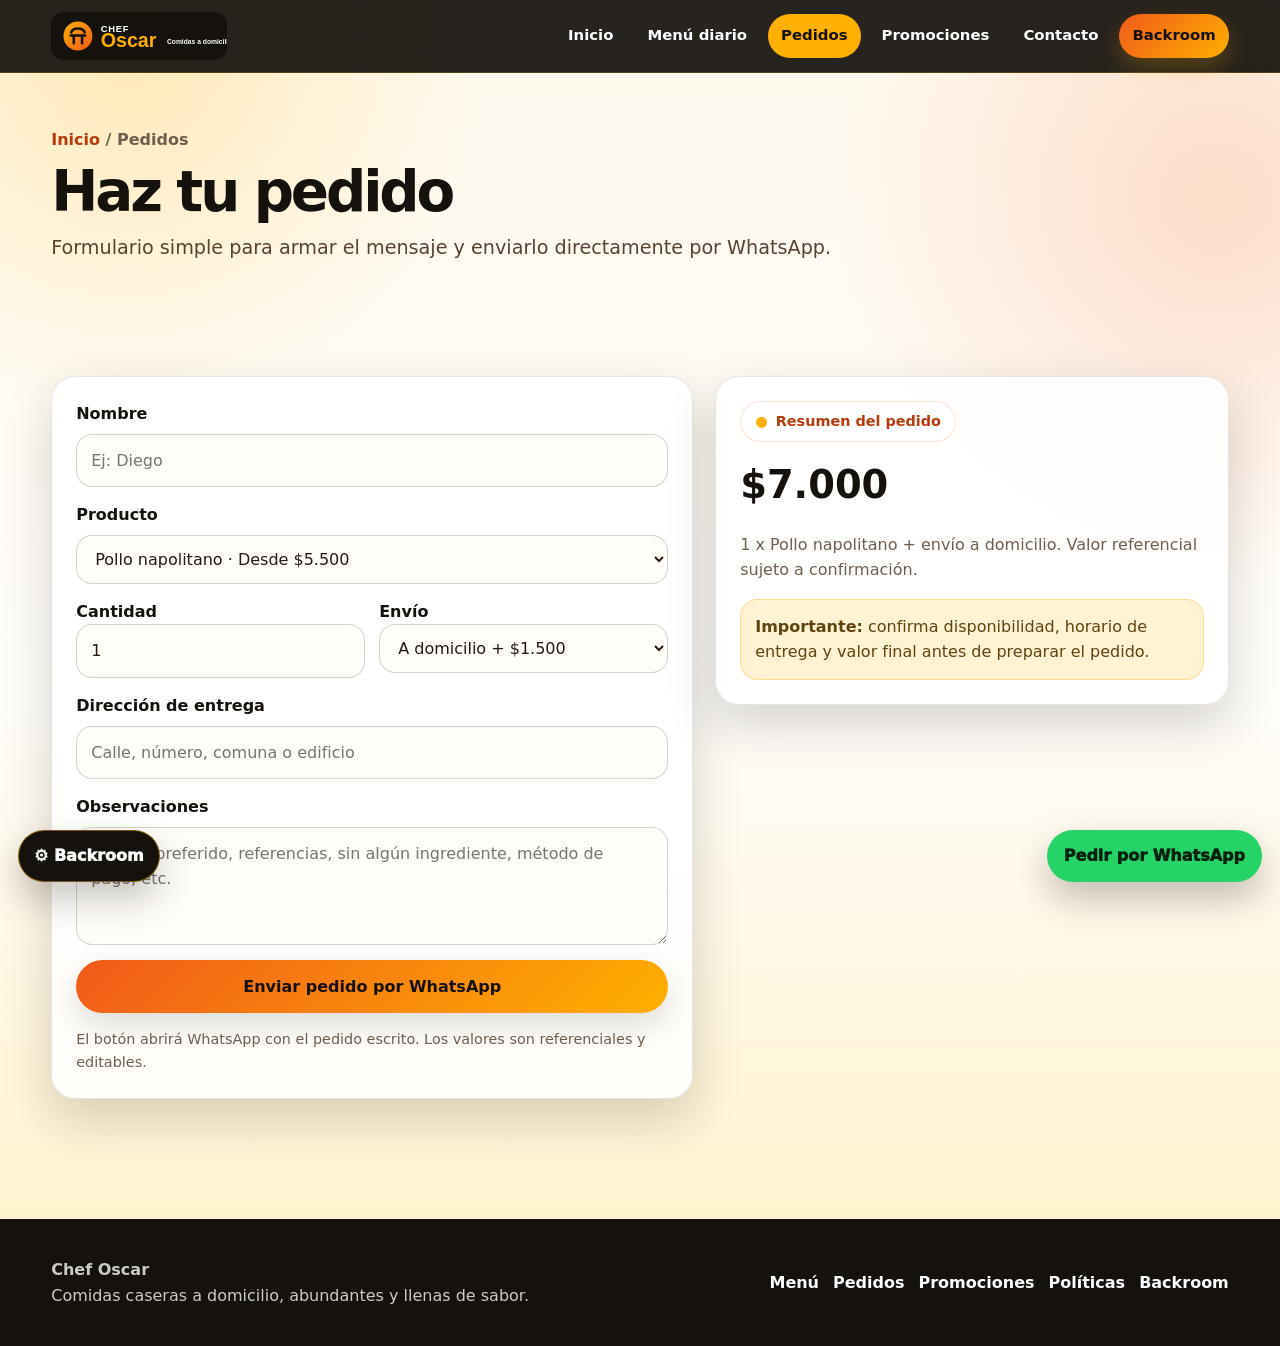
<file: pedidos.html>
<!doctype html>
<html lang="es-CL">
<head>
  <meta charset="utf-8">
  <meta name="viewport" content="width=device-width, initial-scale=1">
  <meta http-equiv="Cache-Control" content="no-cache, no-store, must-revalidate">
  <meta http-equiv="Pragma" content="no-cache">
  <meta http-equiv="Expires" content="0">
  <title>Pedidos | Chef Oscar</title>
  <meta name="description" content="Haz tu pedido de comidas caseras a domicilio por WhatsApp.">
  <meta name="theme-color" content="#15110d">
  <link rel="icon" href="assets/logo.svg" type="image/svg+xml">
  <link rel="stylesheet" href="assets/styles.css?v=backroom-acceso-20260623-3">
</head>
<body>
<header class="topbar">
  <div class="container nav">
    <a class="logo" href="index.html" aria-label="Ir al inicio"><img src="assets/logo.svg" alt="Chef Oscar"></a>
    <button class="nav-toggle" type="button" aria-label="Abrir menú" data-menu-toggle>Menú</button>
    <nav class="menu" aria-label="Navegación principal" data-menu>
      <a href="index.html">Inicio</a>
      <a href="menu.html">Menú diario</a>
      <a href="pedidos.html" class="active">Pedidos</a>
      <a href="promociones.html">Promociones</a>
      <a href="contacto.html">Contacto</a>
      <a href="backroom.html" class="admin-access">Backroom</a>
    </nav>
  </div>
</header>
<main>
  <section class="page-header"><div class="container"><div class="breadcrumb"><a href="index.html">Inicio</a> / Pedidos</div><h1>Haz tu pedido</h1><p class="lead">Formulario simple para armar el mensaje y enviarlo directamente por WhatsApp.</p></div></section>
  <section class="section"><div class="container form-layout">
    <form class="form-card" id="pedidoForm">
      <div class="field"><label for="nombre">Nombre</label><input id="nombre" name="nombre" type="text" placeholder="Ej: Diego" autocomplete="name"></div>
      <div class="field"><label for="producto">Producto</label><select id="producto" name="producto"></select></div>
      <div class="field two"><div><label for="cantidad">Cantidad</label><input id="cantidad" name="cantidad" type="number" min="1" value="1"></div><div><label for="envio">Envío</label><select id="envio"><option value="1500">A domicilio + $1.500</option><option value="0">Retiro / coordinar</option></select></div></div>
      <div class="field"><label for="direccion">Dirección de entrega</label><input id="direccion" name="direccion" type="text" placeholder="Calle, número, comuna o edificio"></div>
      <div class="field"><label for="observaciones">Observaciones</label><textarea id="observaciones" name="observaciones" placeholder="Horario preferido, referencias, sin algún ingrediente, método de pago, etc."></textarea></div>
      <a class="btn btn-primary full" id="whatsappPedido" href="https://wa.me/56962160939?text=Hola%2C%20quiero%20hacer%20un%20pedido%20de%20comida%20a%20domicilio" target="_blank" rel="noreferrer">Enviar pedido por WhatsApp</a>
      <p class="form-help">El botón abrirá WhatsApp con el pedido escrito. Los valores son referenciales y editables.</p>
    </form>
    <aside class="quote-result">
      <span class="eyebrow">Resumen del pedido</span>
      <strong id="totalPedido">$0</strong>
      <p id="detallePedido">Selecciona un producto para calcular un valor referencial.</p>
      <div class="notice"><b>Importante:</b> confirma disponibilidad, horario de entrega y valor final antes de preparar el pedido.</div>
    </aside>
  </div></section>
</main>
<a class="floating-admin" href="backroom.html" aria-label="Abrir backroom de administración">⚙ Backroom</a>
<a class="floating-whatsapp" href="https://wa.me/56962160939?text=Hola%2C%20quiero%20hacer%20un%20pedido%20de%20comida%20a%20domicilio" target="_blank" rel="noreferrer">Pedir por WhatsApp</a>
<footer class="footer">
  <div class="container footer-grid">
    <div>
      <strong>Chef Oscar</strong><br>
      Comidas caseras a domicilio, abundantes y llenas de sabor.
    </div>
    <div class="footer-links">
      <a href="menu.html">Menú</a>
      <a href="pedidos.html">Pedidos</a>
      <a href="promociones.html">Promociones</a>
      <a href="politicas.html">Políticas</a>
      <a href="backroom.html">Backroom</a>
    </div>
  </div>
</footer>
<script src="assets/script.js?v=backroom-acceso-20260623-3"></script>
</body>
</html>
</file>
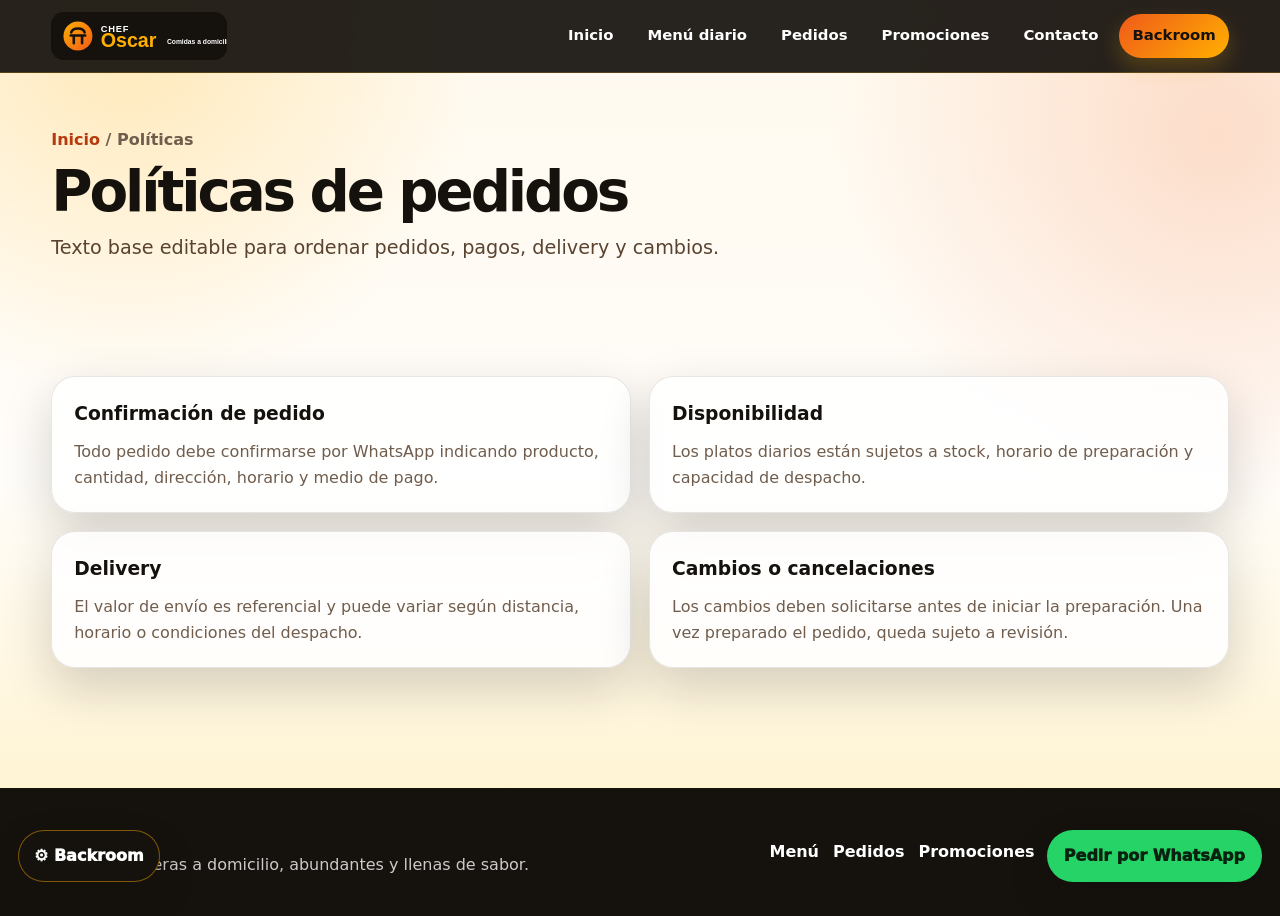
<file: politicas.html>
<!doctype html>
<html lang="es-CL">
<head>
  <meta charset="utf-8">
  <meta name="viewport" content="width=device-width, initial-scale=1">
  <meta http-equiv="Cache-Control" content="no-cache, no-store, must-revalidate">
  <meta http-equiv="Pragma" content="no-cache">
  <meta http-equiv="Expires" content="0">
  <title>Políticas de pedidos | Chef Oscar</title>
  <meta name="description" content="Políticas de pedidos, delivery y confirmación para comidas caseras a domicilio.">
  <meta name="theme-color" content="#15110d">
  <link rel="icon" href="assets/logo.svg" type="image/svg+xml">
  <link rel="stylesheet" href="assets/styles.css?v=backroom-acceso-20260623-3">
</head>
<body>
<header class="topbar">
  <div class="container nav">
    <a class="logo" href="index.html" aria-label="Ir al inicio"><img src="assets/logo.svg" alt="Chef Oscar"></a>
    <button class="nav-toggle" type="button" aria-label="Abrir menú" data-menu-toggle>Menú</button>
    <nav class="menu" aria-label="Navegación principal" data-menu>
      <a href="index.html">Inicio</a>
      <a href="menu.html">Menú diario</a>
      <a href="pedidos.html">Pedidos</a>
      <a href="promociones.html">Promociones</a>
      <a href="contacto.html">Contacto</a>
      <a href="backroom.html" class="admin-access">Backroom</a>
    </nav>
  </div>
</header>
<main>
  <section class="page-header"><div class="container"><div class="breadcrumb"><a href="index.html">Inicio</a> / Políticas</div><h1>Políticas de pedidos</h1><p class="lead">Texto base editable para ordenar pedidos, pagos, delivery y cambios.</p></div></section>
  <section class="section"><div class="container grid grid-2">
    <article class="info-card detail-card"><h3>Confirmación de pedido</h3><p>Todo pedido debe confirmarse por WhatsApp indicando producto, cantidad, dirección, horario y medio de pago.</p></article>
    <article class="info-card detail-card"><h3>Disponibilidad</h3><p>Los platos diarios están sujetos a stock, horario de preparación y capacidad de despacho.</p></article>
    <article class="info-card detail-card"><h3>Delivery</h3><p>El valor de envío es referencial y puede variar según distancia, horario o condiciones del despacho.</p></article>
    <article class="info-card detail-card"><h3>Cambios o cancelaciones</h3><p>Los cambios deben solicitarse antes de iniciar la preparación. Una vez preparado el pedido, queda sujeto a revisión.</p></article>
  </div></section>
</main>
<a class="floating-admin" href="backroom.html" aria-label="Abrir backroom de administración">⚙ Backroom</a>
<a class="floating-whatsapp" href="https://wa.me/56962160939?text=Hola%2C%20quiero%20hacer%20un%20pedido%20de%20comida%20a%20domicilio" target="_blank" rel="noreferrer">Pedir por WhatsApp</a>
<footer class="footer">
  <div class="container footer-grid">
    <div>
      <strong>Chef Oscar</strong><br>
      Comidas caseras a domicilio, abundantes y llenas de sabor.
    </div>
    <div class="footer-links">
      <a href="menu.html">Menú</a>
      <a href="pedidos.html">Pedidos</a>
      <a href="promociones.html">Promociones</a>
      <a href="politicas.html">Políticas</a>
      <a href="backroom.html">Backroom</a>
    </div>
  </div>
</footer>
<script src="assets/script.js?v=backroom-acceso-20260623-3"></script>
</body>
</html>
</file>
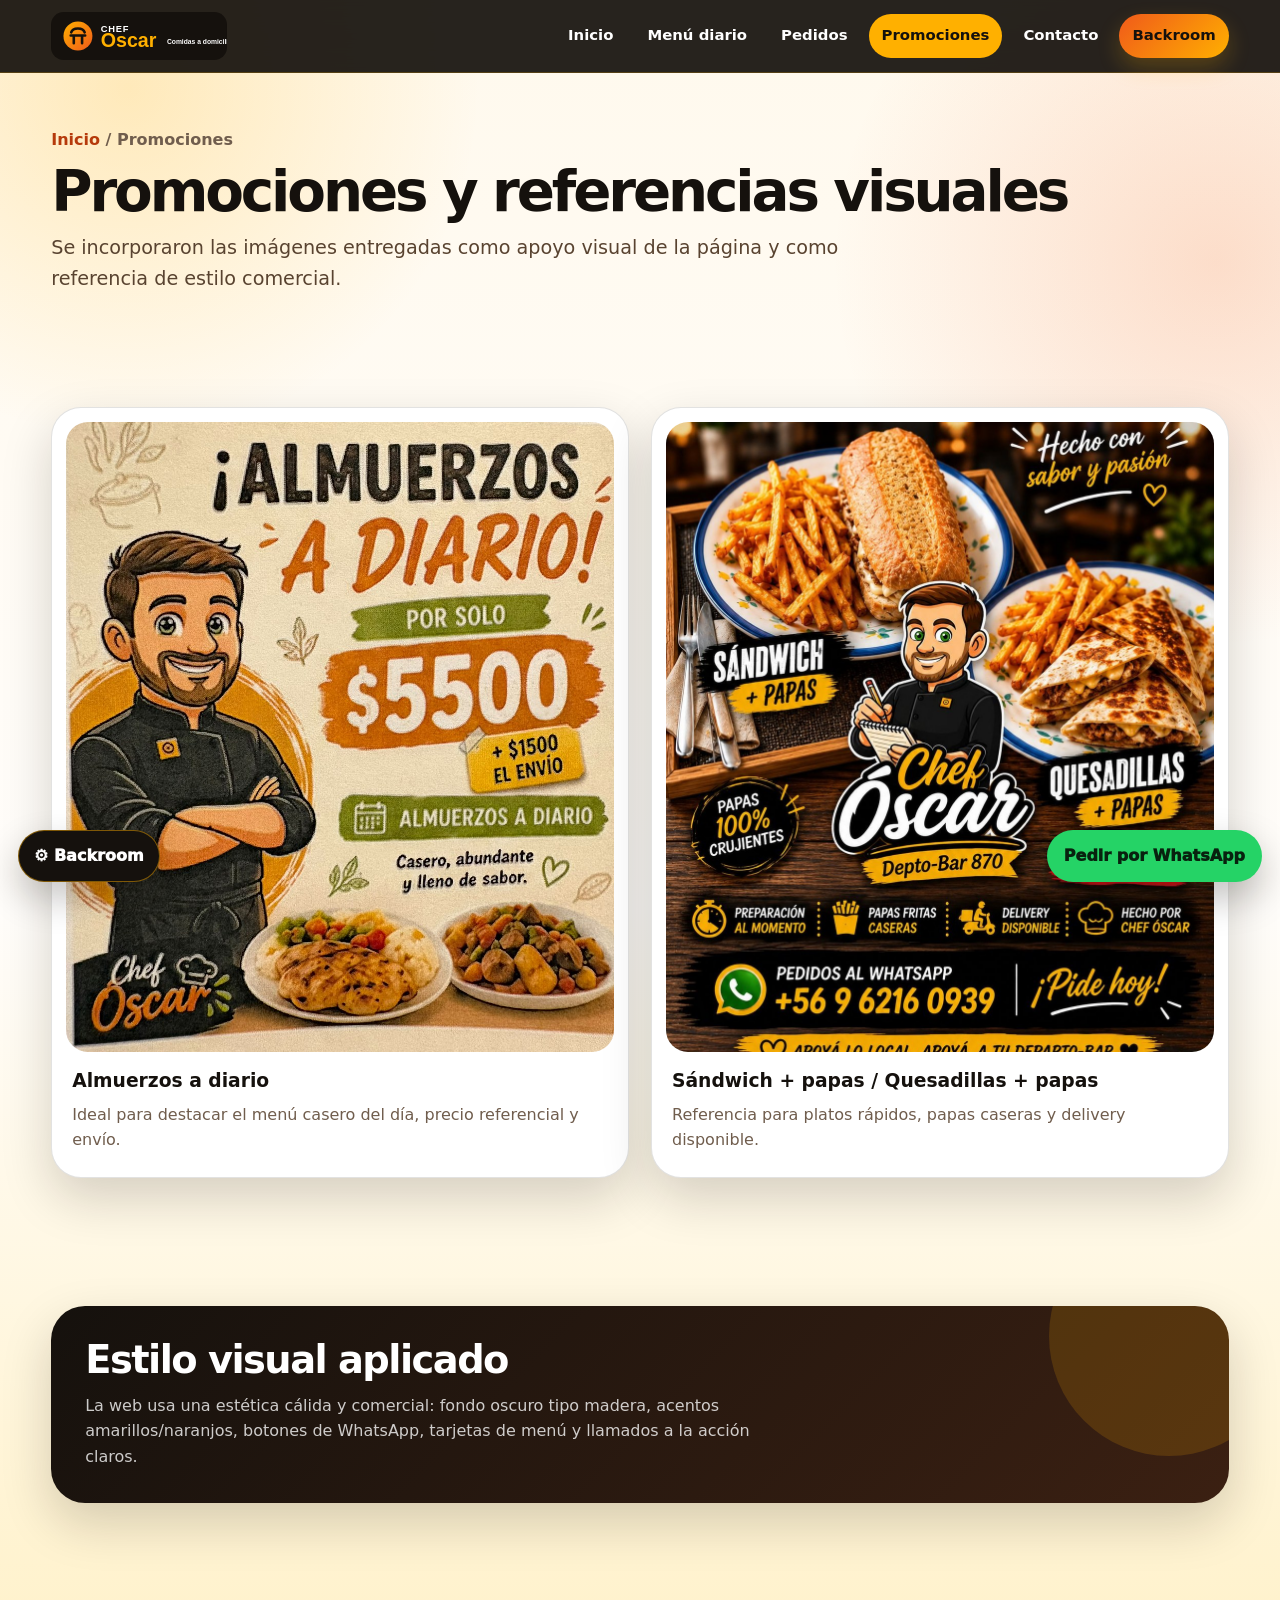
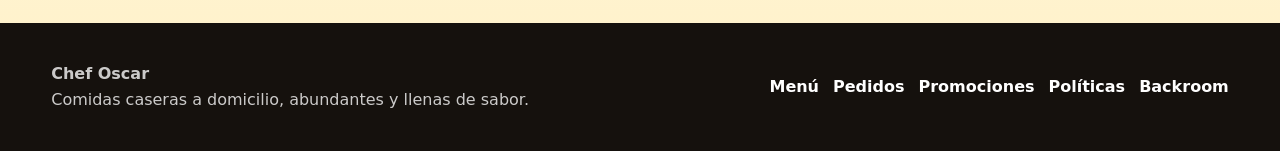
<file: promociones.html>
<!doctype html>
<html lang="es-CL">
<head>
  <meta charset="utf-8">
  <meta name="viewport" content="width=device-width, initial-scale=1">
  <meta http-equiv="Cache-Control" content="no-cache, no-store, must-revalidate">
  <meta http-equiv="Pragma" content="no-cache">
  <meta http-equiv="Expires" content="0">
  <title>Promociones | Chef Oscar</title>
  <meta name="description" content="Promociones y referencias visuales de Chef Oscar para comidas caseras a domicilio.">
  <meta name="theme-color" content="#15110d">
  <link rel="icon" href="assets/logo.svg" type="image/svg+xml">
  <link rel="stylesheet" href="assets/styles.css?v=backroom-acceso-20260623-3">
</head>
<body>
<header class="topbar">
  <div class="container nav">
    <a class="logo" href="index.html" aria-label="Ir al inicio"><img src="assets/logo.svg" alt="Chef Oscar"></a>
    <button class="nav-toggle" type="button" aria-label="Abrir menú" data-menu-toggle>Menú</button>
    <nav class="menu" aria-label="Navegación principal" data-menu>
      <a href="index.html">Inicio</a>
      <a href="menu.html">Menú diario</a>
      <a href="pedidos.html">Pedidos</a>
      <a href="promociones.html" class="active">Promociones</a>
      <a href="contacto.html">Contacto</a>
      <a href="backroom.html" class="admin-access">Backroom</a>
    </nav>
  </div>
</header>
<main>
  <section class="page-header"><div class="container"><div class="breadcrumb"><a href="index.html">Inicio</a> / Promociones</div><h1>Promociones y referencias visuales</h1><p class="lead">Se incorporaron las imágenes entregadas como apoyo visual de la página y como referencia de estilo comercial.</p></div></section>
  <section class="section"><div class="container promo-grid">
    <article class="promo-card"><img src="assets/img/almuerzos-diarios.jpg" alt="Promoción almuerzos diarios Chef Oscar"><div><h3>Almuerzos a diario</h3><p>Ideal para destacar el menú casero del día, precio referencial y envío.</p></div></article>
    <article class="promo-card"><img src="assets/img/sandwich-quesadillas.jpg" alt="Promoción sándwich y quesadillas Chef Oscar"><div><h3>Sándwich + papas / Quesadillas + papas</h3><p>Referencia para platos rápidos, papas caseras y delivery disponible.</p></div></article>
  </div></section>
  <section class="section"><div class="container wide-band"><h2>Estilo visual aplicado</h2><p>La web usa una estética cálida y comercial: fondo oscuro tipo madera, acentos amarillos/naranjos, botones de WhatsApp, tarjetas de menú y llamados a la acción claros.</p></div></section>
</main>
<a class="floating-admin" href="backroom.html" aria-label="Abrir backroom de administración">⚙ Backroom</a>
<a class="floating-whatsapp" href="https://wa.me/56962160939?text=Hola%2C%20quiero%20hacer%20un%20pedido%20de%20comida%20a%20domicilio" target="_blank" rel="noreferrer">Pedir por WhatsApp</a>
<footer class="footer">
  <div class="container footer-grid">
    <div>
      <strong>Chef Oscar</strong><br>
      Comidas caseras a domicilio, abundantes y llenas de sabor.
    </div>
    <div class="footer-links">
      <a href="menu.html">Menú</a>
      <a href="pedidos.html">Pedidos</a>
      <a href="promociones.html">Promociones</a>
      <a href="politicas.html">Políticas</a>
      <a href="backroom.html">Backroom</a>
    </div>
  </div>
</footer>
<script src="assets/script.js?v=backroom-acceso-20260623-3"></script>
</body>
</html>
</file>
<file: assets/styles.css>
[hidden]{display:none!important}

:root{
  --black:#15110d;
  --black-2:#241812;
  --brown:#5a351d;
  --wood:#7a431f;
  --orange:#f05a1a;
  --orange-dark:#b63a0b;
  --yellow:#ffb000;
  --yellow-soft:#ffe7a6;
  --cream:#fff3d3;
  --cream-2:#fff9ed;
  --green:#6f8f1f;
  --white:#ffffff;
  --text:#261a12;
  --muted:#705d4d;
  --shadow:0 20px 50px rgba(21,17,13,.18);
  --radius:24px;
}
*{box-sizing:border-box}
html{scroll-behavior:smooth}
body{
  margin:0;
  font-family:Inter, ui-sans-serif, system-ui, -apple-system, BlinkMacSystemFont, "Segoe UI", Arial, sans-serif;
  color:var(--text);
  background:
    radial-gradient(circle at 10% 5%, rgba(255,176,0,.22), transparent 22rem),
    radial-gradient(circle at 95% 15%, rgba(240,90,26,.18), transparent 24rem),
    linear-gradient(180deg,var(--cream-2),#fffdfa 52%,#fff0c4);
  line-height:1.6;
}
a{color:inherit;text-decoration:none}
img{max-width:100%;display:block}
.container{width:min(1180px,92%);margin-inline:auto}
.topbar{position:sticky;top:0;z-index:50;background:rgba(21,17,13,.92);backdrop-filter:blur(14px);border-bottom:1px solid rgba(255,176,0,.22)}
.nav{display:flex;align-items:center;justify-content:space-between;gap:18px;padding:12px 0}.logo img{width:176px;height:auto}.menu{display:flex;align-items:center;gap:8px;flex-wrap:wrap;justify-content:flex-end}.menu a{padding:10px 13px;border-radius:999px;color:#fff;font-weight:800;font-size:.93rem}.menu a:hover,.menu a.active{background:var(--yellow);color:var(--black)}.nav-toggle{display:none;border:1px solid rgba(255,255,255,.2);background:rgba(255,255,255,.08);color:#fff;border-radius:999px;padding:9px 14px;font-weight:900}
.btn{display:inline-flex;align-items:center;justify-content:center;gap:10px;border:0;border-radius:999px;padding:14px 21px;font-weight:900;cursor:pointer;transition:.2s ease;box-shadow:0 12px 30px rgba(21,17,13,.14)}.btn-primary{background:linear-gradient(135deg,var(--orange),var(--yellow));color:var(--black)}.btn-primary:hover{transform:translateY(-2px);filter:saturate(1.08)}.btn-soft{background:var(--black);color:white;border:1px solid rgba(255,176,0,.36)}.btn-soft:hover{background:#000;transform:translateY(-2px)}.btn-outline{background:white;color:var(--black);border:1px solid rgba(21,17,13,.12);box-shadow:none}.btn-outline:hover{background:var(--yellow-soft)}.full{width:100%}.spaced{margin-top:12px}
.hero{padding:72px 0 46px;position:relative;overflow:hidden}.hero-grid{display:grid;grid-template-columns:1.03fr .97fr;gap:38px;align-items:center}.hero-copy{position:relative;z-index:2}.eyebrow{display:inline-flex;align-items:center;gap:8px;border-radius:999px;background:#fff;border:1px solid rgba(240,90,26,.2);padding:8px 14px;color:var(--orange-dark);font-weight:900;font-size:.9rem}.eyebrow:before{content:"●";color:var(--yellow)}.eyebrow.dark{background:rgba(255,176,0,.12);border-color:rgba(255,176,0,.22);color:var(--yellow)}h1{font-size:clamp(2.5rem,5vw,5.4rem);line-height:.98;margin:18px 0 18px;letter-spacing:-.055em;color:var(--black)}h1 span{color:var(--orange)}h2{font-size:clamp(2rem,3vw,3.2rem);line-height:1.06;margin:0;color:var(--black);letter-spacing:-.04em}.lead{font-size:clamp(1.05rem,1.5vw,1.24rem);color:#594330;max-width:68ch;margin:0 0 26px}.hero-actions{display:flex;gap:12px;flex-wrap:wrap;margin-top:25px}.mini-stats{display:grid;grid-template-columns:repeat(3,1fr);gap:12px;margin-top:30px}.stat{background:rgba(255,255,255,.78);border:1px solid rgba(240,90,26,.16);border-radius:20px;padding:15px;box-shadow:var(--shadow)}.stat strong{display:block;color:var(--black);font-size:1.35rem}.stat span{font-size:.9rem;color:var(--muted)}.hero-card{background:linear-gradient(135deg,#1c1410,#3a2114);border:1px solid rgba(255,176,0,.24);border-radius:34px;padding:18px;box-shadow:var(--shadow);position:relative;overflow:hidden}.hero-card:before{content:"";position:absolute;inset:auto -80px -80px auto;width:220px;height:220px;border-radius:50%;background:rgba(255,176,0,.20)}.hero-card img{border-radius:26px;aspect-ratio:4/5;object-fit:cover;width:100%;position:relative}.card-caption{position:relative;display:flex;justify-content:space-between;gap:12px;align-items:center;margin-top:14px;background:rgba(255,255,255,.08);border:1px solid rgba(255,255,255,.12);border-radius:20px;padding:14px 16px;color:white}.card-caption small{color:rgba(255,255,255,.72)}
.section{padding:64px 0}.section-dark{background:linear-gradient(135deg,var(--black),#2a1810 70%,#3c210f);color:white;box-shadow:inset 0 1px 0 rgba(255,255,255,.06), inset 0 -1px 0 rgba(255,255,255,.06)}.section-title{display:flex;justify-content:space-between;align-items:end;gap:20px;margin-bottom:26px}.section-title p{margin:0;color:var(--muted);max-width:58ch}.section-title.light h2{color:white}.section-title.light p{color:rgba(255,255,255,.72)}.grid{display:grid;gap:18px}.grid-3{grid-template-columns:repeat(3,1fr)}.grid-2{grid-template-columns:repeat(2,1fr)}
.food-card,.info-card,.form-card,.quote-result,.note-card{background:rgba(255,255,255,.86);border:1px solid rgba(21,17,13,.1);border-radius:var(--radius);box-shadow:var(--shadow)}.section-dark .food-card{background:rgba(255,255,255,.08);border-color:rgba(255,255,255,.14);color:white;box-shadow:none}.food-card{padding:22px;display:flex;flex-direction:column;min-height:230px}.food-top{display:flex;justify-content:space-between;gap:10px;align-items:center;margin-bottom:16px}.food-top span{background:var(--yellow);color:var(--black);border-radius:999px;padding:7px 10px;font-size:.8rem;font-weight:900}.food-top strong{color:var(--orange);font-size:.98rem}.section-dark .food-top strong{color:var(--yellow)}.food-card h3{margin:0 0 9px;font-size:1.45rem;color:inherit}.food-card p{margin:0 0 18px;color:var(--muted)}.section-dark .food-card p{color:rgba(255,255,255,.72)}.food-actions{display:flex;justify-content:space-between;gap:10px;align-items:center;margin-top:auto;padding-top:16px;border-top:1px solid rgba(21,17,13,.1);font-size:.9rem;color:var(--muted)}.section-dark .food-actions{border-top-color:rgba(255,255,255,.14);color:rgba(255,255,255,.66)}.mini-link{font-weight:900;color:var(--orange)}.section-dark .mini-link{color:var(--yellow)}
.feature-grid{display:grid;grid-template-columns:.9fr 1.1fr;gap:34px;align-items:center}.promo-card{background:white;border:1px solid rgba(21,17,13,.12);border-radius:30px;padding:14px;box-shadow:var(--shadow);overflow:hidden}.promo-card img{border-radius:22px;aspect-ratio:4/4.6;object-fit:cover;width:100%}.promo-card h3{margin:14px 6px 6px;color:var(--black)}.promo-card p{margin:0 6px 10px;color:var(--muted)}.image-promo{background:linear-gradient(135deg,#1f1410,#3d2314)}.feature-copy p{color:var(--muted);font-size:1.05rem}.benefit-list{display:grid;gap:12px;margin-top:24px}.benefit-list div{display:flex;gap:12px;align-items:start;background:white;border:1px solid rgba(21,17,13,.1);border-radius:18px;padding:14px}.benefit-list b{background:var(--yellow);color:var(--black);border-radius:999px;min-width:42px;height:42px;display:grid;place-items:center}.benefit-list span{color:var(--muted)}
.wide-band{background:linear-gradient(135deg,var(--black),#3b2012);color:white;border-radius:34px;padding:34px;box-shadow:var(--shadow);position:relative;overflow:hidden}.wide-band:before{content:"";position:absolute;width:240px;height:240px;background:rgba(255,176,0,.16);border-radius:50%;right:-60px;top:-90px}.wide-band h2,.wide-band p,.wide-band .steps{position:relative}.wide-band h2{color:white;margin:0 0 12px}.wide-band p{margin:0;color:rgba(255,255,255,.78);max-width:70ch}.steps{display:grid;grid-template-columns:repeat(4,1fr);gap:16px;margin-top:24px}.step{background:rgba(255,255,255,.1);border:1px solid rgba(255,255,255,.14);border-radius:20px;padding:18px}.step b{display:flex;width:38px;height:38px;background:var(--yellow);color:var(--black);border-radius:50%;align-items:center;justify-content:center;margin-bottom:10px}.step strong{display:block;color:white}.step span{color:rgba(255,255,255,.74);font-size:.93rem}
.page-header{padding:54px 0 22px}.page-header h1{font-size:clamp(2.35rem,4.4vw,4.8rem);margin:12px 0 14px}.breadcrumb{color:var(--muted);font-weight:800}.breadcrumb a{color:var(--orange-dark)}.table-wrap{overflow:auto;border-radius:24px;border:1px solid rgba(21,17,13,.12);background:white;box-shadow:var(--shadow)}table{width:100%;border-collapse:collapse;min-width:780px}th,td{text-align:left;padding:15px 16px;border-bottom:1px solid rgba(21,17,13,.08)}th{background:var(--black);color:white;font-size:.9rem}td{color:#3c2a1d}tr:hover td{background:#fff7e6}.note-card{padding:28px}.note-card p{color:var(--muted);margin-bottom:0}.form-layout{display:grid;grid-template-columns:1fr .8fr;gap:22px;align-items:start}.form-card{padding:24px}.field{display:grid;gap:7px;margin-bottom:15px}.field.two{grid-template-columns:1fr 1fr;gap:14px}.field label{font-weight:900;color:var(--black)}.field input,.field select,.field textarea{width:100%;border:1px solid rgba(21,17,13,.18);border-radius:16px;padding:13px 14px;font:inherit;background:#fffdf7;color:var(--text);outline:none}.field textarea{min-height:118px;resize:vertical}.field input:focus,.field select:focus,.field textarea:focus{border-color:var(--orange);box-shadow:0 0 0 4px rgba(255,176,0,.22)}.form-help{font-size:.9rem;color:var(--muted);margin-bottom:0}.quote-result{padding:24px;position:sticky;top:96px}.quote-result strong{display:block;font-size:2.4rem;color:var(--black);margin:12px 0}.quote-result p{color:var(--muted)}.notice{background:#fff3d3;border:1px solid rgba(255,176,0,.35);border-radius:18px;padding:14px;color:#60430f}.promo-grid{display:grid;grid-template-columns:repeat(2,1fr);gap:22px}.contact-list{display:grid;gap:12px}.contact-item{display:flex;gap:12px;background:rgba(255,255,255,.86);border:1px solid rgba(21,17,13,.1);border-radius:20px;padding:16px;box-shadow:0 12px 28px rgba(21,17,13,.08)}.contact-item b{color:var(--black)}.icon{width:42px;height:42px;border-radius:14px;display:grid;place-items:center;background:var(--yellow-soft);font-size:1.2rem;flex:0 0 auto}.detail-card{padding:22px}.detail-card h3{margin:0 0 10px;color:var(--black)}.detail-card p{margin:0;color:var(--muted)}
.footer{padding:38px 0;background:var(--black);color:rgba(255,255,255,.78);margin-top:56px}.footer-grid{display:grid;grid-template-columns:1.1fr .9fr;gap:24px;align-items:center}.footer a{color:white;font-weight:900}.footer-links{display:flex;gap:14px;justify-content:flex-end;flex-wrap:wrap}.floating-whatsapp{position:fixed;right:18px;bottom:18px;z-index:60;background:#25d366;color:#08220f;border-radius:999px;padding:13px 17px;font-weight:950;box-shadow:0 16px 36px rgba(21,17,13,.26)}.floating-whatsapp:hover{filter:saturate(1.08);transform:translateY(-1px)}
@media (max-width:930px){.hero-grid,.feature-grid,.form-layout,.grid-2,.footer-grid{grid-template-columns:1fr}.grid-3,.promo-grid{grid-template-columns:1fr 1fr}.steps{grid-template-columns:1fr 1fr}.section-title{align-items:start;flex-direction:column}.mini-stats{grid-template-columns:1fr 1fr}.quote-result{position:static}.menu{display:none;width:100%;flex-direction:column;align-items:stretch;padding-top:10px}.menu.open{display:flex}.menu a{text-align:center;background:rgba(255,255,255,.06)}.nav{align-items:flex-start;flex-wrap:wrap}.nav-toggle{display:inline-flex}.hero{padding-top:44px}.hero-card img{aspect-ratio:4/4.4}}
@media (max-width:640px){.grid-3,.promo-grid,.steps,.mini-stats,.field.two{grid-template-columns:1fr}.hero-actions{flex-direction:column}.btn{width:100%}.logo img{width:150px}.floating-whatsapp{left:14px;right:14px;text-align:center;justify-content:center}.page-header{padding-top:34px}.section{padding:46px 0}.hero-card{padding:12px}.card-caption{flex-direction:column;align-items:flex-start}h1{font-size:clamp(2.2rem,15vw,3.4rem)}}


.status-line{display:flex;justify-content:space-between;align-items:center;gap:12px;margin:-6px 0 14px}.status-line small{color:var(--muted);font-weight:800}.section-dark .status-line small{color:rgba(255,255,255,.68)}.status-pill{display:inline-flex;align-items:center;justify-content:center;border-radius:999px;padding:6px 10px;font-size:.78rem;font-weight:950;white-space:nowrap}.status-pill.on{background:#d7f7df;color:#165b28}.status-pill.off{background:#ffe0d8;color:#93270f}.food-card.unavailable{opacity:.68;filter:grayscale(.12)}.row-muted td{color:#897868}.empty-state{grid-column:1/-1;background:rgba(255,255,255,.86);border:1px dashed rgba(21,17,13,.18);border-radius:22px;padding:24px;text-align:center;color:var(--muted);font-weight:900}.admin-shell{padding:34px 0 70px}.admin-lock{max-width:520px;margin:0 auto}.admin-panel{display:grid;gap:22px}.admin-toolbar{display:flex;gap:12px;justify-content:space-between;align-items:center;flex-wrap:wrap}.admin-message{min-height:24px;font-weight:900}.admin-message.ok{color:#165b28}.admin-message.error{color:#93270f}.admin-card{background:rgba(255,255,255,.9);border:1px solid rgba(21,17,13,.1);border-radius:var(--radius);box-shadow:var(--shadow);padding:24px}.admin-grid{display:grid;grid-template-columns:1fr 1.25fr;gap:22px;align-items:start}.admin-table table{min-width:920px}.admin-actions{display:flex;gap:8px;flex-wrap:wrap}.btn-table{border:0;border-radius:999px;padding:9px 11px;font-weight:950;cursor:pointer;background:var(--black);color:white}.btn-table.success{background:#1b7f3b}.btn-table.danger{background:#b33118}.btn-table:hover{filter:saturate(1.08);transform:translateY(-1px)}.switch-row{display:flex;gap:16px;flex-wrap:wrap;margin:12px 0 16px}.checkline{display:flex;align-items:center;gap:9px;font-weight:900;color:var(--black)}.checkline input{width:18px;height:18px}.admin-actions-main{display:flex;gap:10px;flex-wrap:wrap}.import-label{cursor:pointer}.live-preview{display:grid;grid-template-columns:repeat(3,1fr);gap:16px}.backroom-note{background:#fff3d3;border:1px solid rgba(255,176,0,.35);border-radius:18px;padding:14px;color:#60430f}.backroom-page .footer{margin-top:0}@media (max-width:930px){.admin-grid{grid-template-columns:1fr}.live-preview{grid-template-columns:1fr 1fr}}@media (max-width:640px){.live-preview{grid-template-columns:1fr}.admin-actions-main,.admin-toolbar{align-items:stretch;flex-direction:column}.admin-actions-main .btn,.admin-toolbar .btn{width:100%}}


.menu a.admin-access{background:linear-gradient(135deg,var(--orange),var(--yellow));color:var(--black);box-shadow:0 10px 22px rgba(255,176,0,.22)}
.menu a.admin-access:hover,.menu a.admin-access.active{filter:saturate(1.08);transform:translateY(-1px)}
.floating-admin{position:fixed;left:18px;bottom:18px;z-index:61;background:var(--black);color:white;border:1px solid rgba(255,176,0,.45);border-radius:999px;padding:12px 15px;font-weight:950;box-shadow:0 16px 36px rgba(21,17,13,.24)}
.floating-admin:hover{background:#000;transform:translateY(-1px)}
@media (max-width:640px){.floating-admin{left:14px;right:auto;bottom:74px;padding:10px 13px;font-size:.9rem}.menu a.admin-access{text-align:center}}

.backroom-page:not(.admin-unlocked) #adminPanel{display:none!important}
.backroom-page.admin-unlocked #adminLock{display:none!important}
</file>
